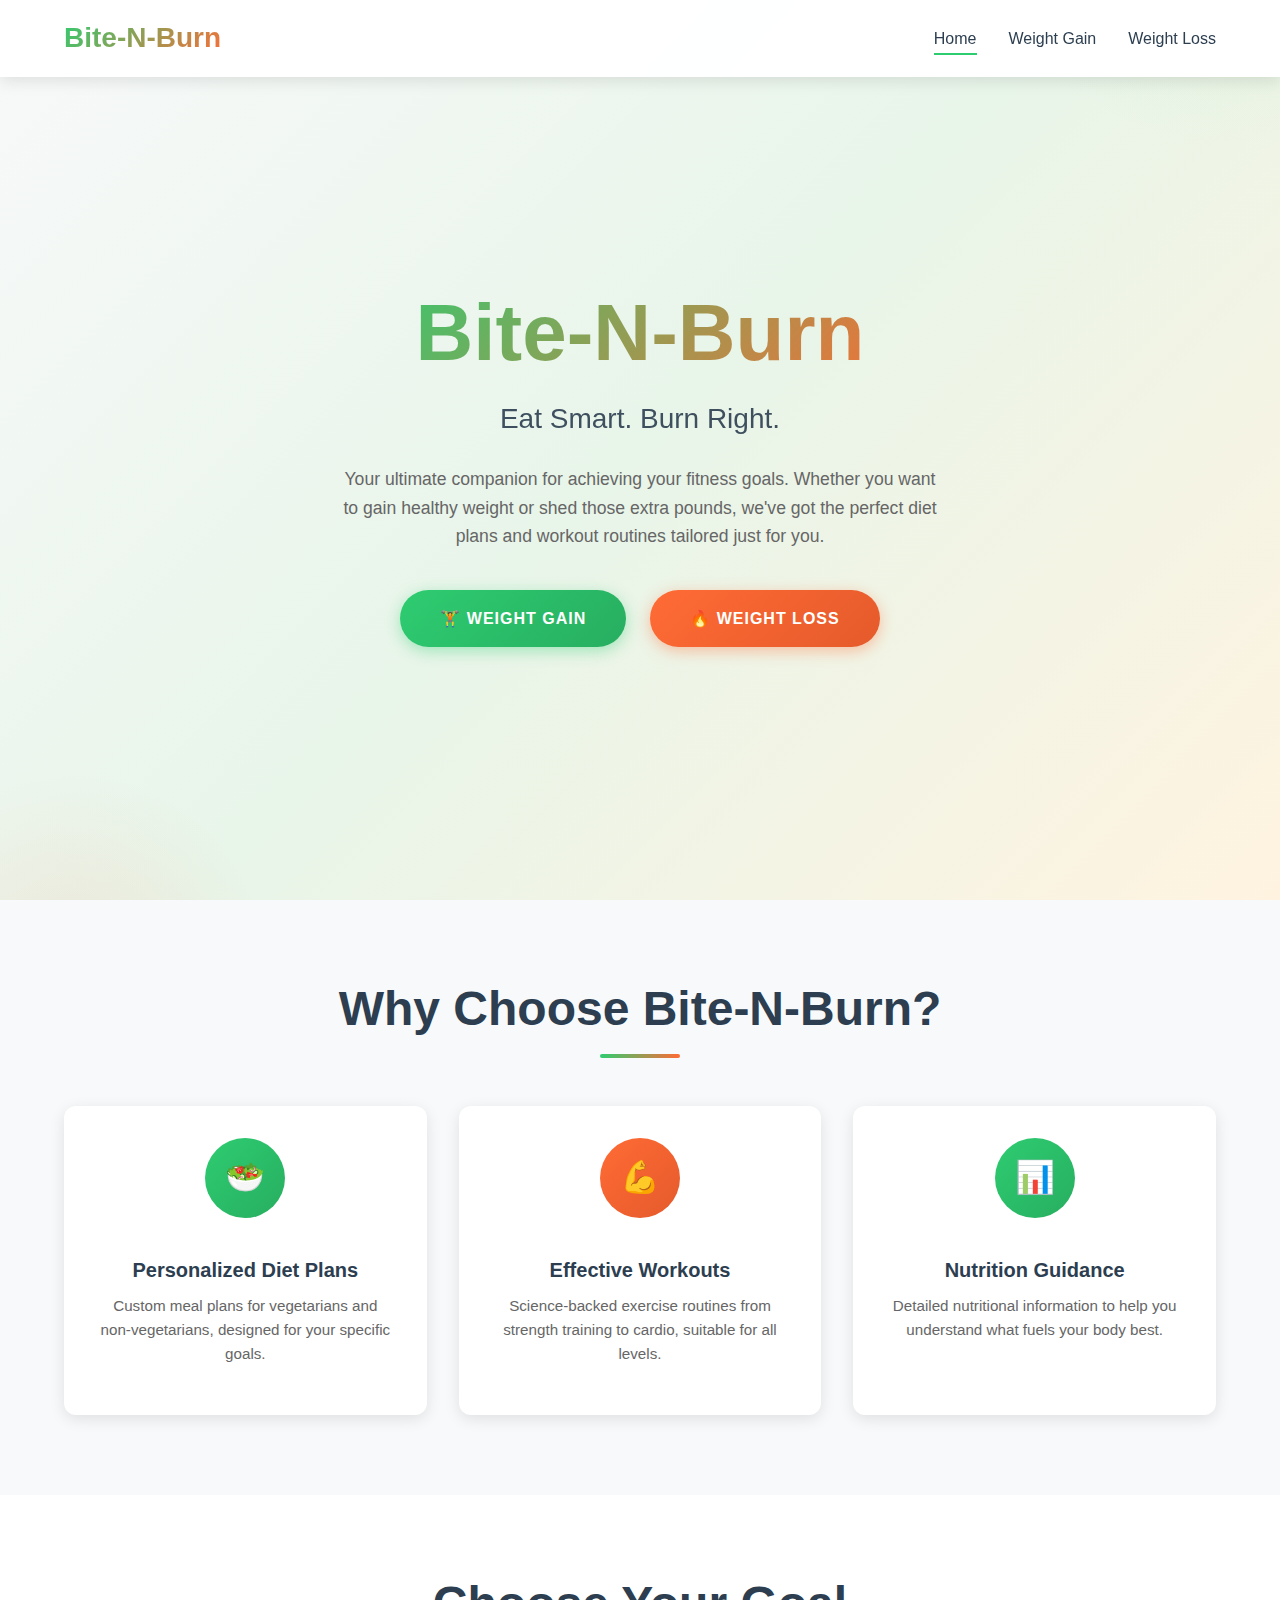
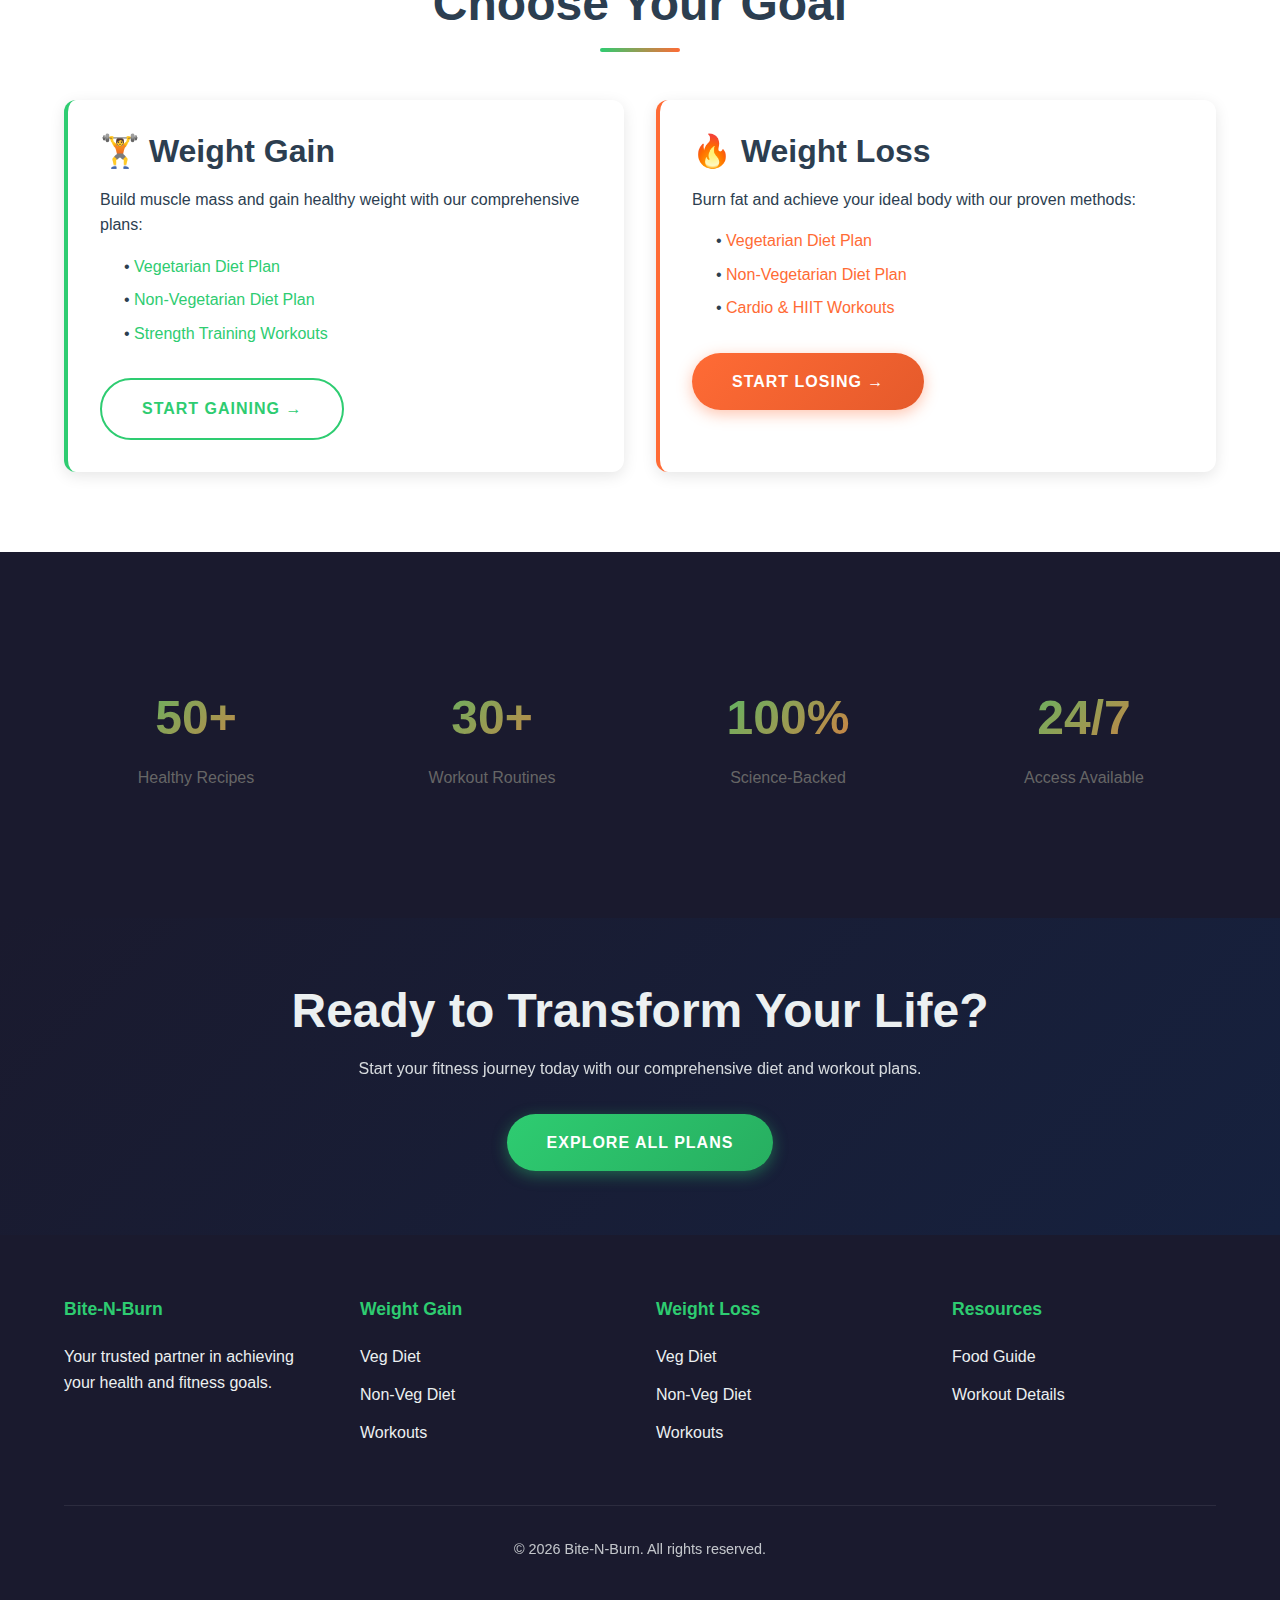
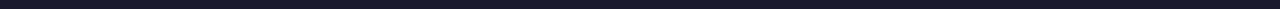
<file: index.html>
<!DOCTYPE html>
<html lang="en">
<head>
    <meta charset="UTF-8">
    <meta name="viewport" content="width=device-width, initial-scale=1.0">
    <title>Bite-N-Burn</title>
    <link rel="stylesheet" href="../css/style.css">
</head>
<body>

  <!-- ========== Navigation ========== -->
  <nav class="navbar">
    <div class="nav-container">
      <a href="index.html" class="logo">Bite-N-Burn</a>
      <ul class="nav-links">
        <li><a href="index.html" class="active">Home</a></li>
        <li><a href="../Pages/Weight Gain/gain-veg-diet.html">Weight Gain</a></li>
        <li><a href="../Pages/Weight Loss/loss-veg-diet.html">Weight Loss</a></li>
      </ul>
      <div class="nav-toggle">
        <span></span>
        <span></span>
        <span></span>
      </div>
    </div>
  </nav>

  <!-- ========== Hero Section ========== -->
  <section class="hero">
    <div class="hero-content">
      <h1 class="hero-title">Bite-N-Burn</h1>
      <p class="hero-tagline">Eat Smart. Burn Right.</p>
      <p class="hero-description">
        Your ultimate companion for achieving your fitness goals. Whether you want to gain 
        healthy weight or shed those extra pounds, we've got the perfect diet plans and 
        workout routines tailored just for you.
      </p>
      <div class="hero-buttons">
        <a href="../Pages/Weight Gain/gain-workout.html" class="btn btn-primary"> 🏋️  Weight Gain</a>
        <a href="../Pages/Weight Loss/loss-workout.html" class="btn btn-secondary"> 🔥 Weight Loss</a>
      </div>
  </section>

  <!-- ========== Features Section ========== -->
  <section class="section bg-gray">
    <div class="container">
      <h2 class="section-title">Why Choose Bite-N-Burn?</h2>
      <div class="card-grid">
        <div class="card">
          <div class="card-icon">🥗</div>
          <div class="card-body">
            <h3 class="card-title">Personalized Diet Plans</h3>
            <p class="card-text">Custom meal plans for vegetarians and non-vegetarians, designed for your specific goals.</p>
          </div>
        </div>
        <div class="card">
          <div class="card-icon orange">💪</div>
          <div class="card-body">
            <h3 class="card-title">Effective Workouts</h3>
            <p class="card-text">Science-backed exercise routines from strength training to cardio, suitable for all levels.</p>
          </div>
        </div>
        <div class="card">
          <div class="card-icon">📊</div>
          <div class="card-body">
            <h3 class="card-title">Nutrition Guidance</h3>
            <p class="card-text">Detailed nutritional information to help you understand what fuels your body best.</p>
          </div>
        </div>
      </div>
    </div>
  </section>

  <!-- ========== Goals Section ========== -->
  <section class="section">
    <div class="container">
      <h2 class="section-title">Choose Your Goal</h2>
      <div class="card-grid">
        <div class="feature-card">
          <h3>🏋️ Weight Gain</h3>
          <p>Build muscle mass and gain healthy weight with our comprehensive plans:</p>
          <ul style="margin: 1rem 0; padding-left: 1.5rem;">
            <li style="margin-bottom: 0.5rem;">• <a href="../Pages/Weight Gain/gain-veg-diet.html" style="color: var(--primary-green);">Vegetarian Diet Plan</a></li>
            <li style="margin-bottom: 0.5rem;">• <a href="../Pages/Weight Gain/gain-non-veg-diet.html" style="color: var(--primary-green);">Non-Vegetarian Diet Plan</a></li>
            <li style="margin-bottom: 0.5rem;">• <a href="../Pages/Weight Gain/gain-workout.html" style="color: var(--primary-green);">Strength Training Workouts</a></li>
          </ul>
          <a href="../Pages/Weight Gain/gain-veg-diet.html" class="btn btn-outline" style="margin-top: 1rem;">Start Gaining →</a>
        </div>
        <div class="feature-card orange">
          <h3>🔥 Weight Loss</h3>
          <p>Burn fat and achieve your ideal body with our proven methods:</p>
          <ul style="margin: 1rem 0; padding-left: 1.5rem;">
            <li style="margin-bottom: 0.5rem;">• <a href="../Pages/Weight Loss/loss-veg-diet.html" style="color: var(--accent-orange);">Vegetarian Diet Plan</a></li>
            <li style="margin-bottom: 0.5rem;">• <a href="../Pages/Weight Loss/loss-non-veg-diet.html" style="color: var(--accent-orange);">Non-Vegetarian Diet Plan</a></li>
            <li style="margin-bottom: 0.5rem;">• <a href="../Pages/Weight Loss/loss-workout.html" style="color: var(--accent-orange);">Cardio &amp; HIIT Workouts</a></li>
          </ul>
          <a href="../Pages/Weight Loss/loss-veg-diet.html" class="btn btn-secondary" style="margin-top: 1rem;">Start Losing →</a>
        </div>
      </div>
    </div>
  </section>

  <!-- ========== Stats Section ========== -->
  <section class="section bg-dark">
    <div class="container">
      <div class="stats">
        <div class="stat-item">
          <div class="stat-number">50+</div>
          <div class="stat-label">Healthy Recipes</div>
        </div>
        <div class="stat-item">
          <div class="stat-number">30+</div>
          <div class="stat-label">Workout Routines</div>
        </div>
        <div class="stat-item">
          <div class="stat-number">100%</div>
          <div class="stat-label">Science-Backed</div>
        </div>
        <div class="stat-item">
          <div class="stat-number">24/7</div>
          <div class="stat-label">Access Available</div>
        </div>
      </div>
    </div>
  </section>

  <!-- ========== CTA Section ========== -->
  <section class="cta-section">
    <h2>Ready to Transform Your Life?</h2>
    <p>Start your fitness journey today with our comprehensive diet and workout plans.</p>
    <a href="index.html" class="btn btn-primary">Explore All Plans</a>
  </section>

  <!-- ========== Footer ========== -->

  <footer class="footer">
    <div class="container">
      <div class="footer-grid">
        <div class="footer-section">
          <h4>Bite-N-Burn</h4>
          <p>Your trusted partner in achieving your health and fitness goals.</p>
        </div>
        <div class="footer-section">
          <h4>Weight Gain</h4>
          <ul>
            <li><a href="../Weight Gain/gain-veg-diet.html">Veg Diet</a></li>
            <li><a href="../Weight Gain/gain-non-veg-diet.html">Non-Veg Diet</a></li>
            <li><a href="../Weight Gain/gain-workout.html">Workouts</a></li>
          </ul>
        </div>
        <div class="footer-section">
          <h4>Weight Loss</h4>
          <ul>
            <li><a href="../Weight Loss/loss-veg-diet.html">Veg Diet</a></li>
            <li><a href="../Weight Loss/loss-veg-diet.html">Non-Veg Diet</a></li>
            <li><a href="../Weight Loss/loss-workout.html">Workouts</a></li>
          </ul>
        </div>
        <div class="footer-section">
          <h4>Resources</h4>
          <ul>
            <li><a href="#">Food Guide</a></li>
            <li><a href="#">Workout Details</a></li>
          </ul>
        </div>
      </div>
      <div class="footer-bottom">
        <p>© 2026 Bite-N-Burn. All rights reserved.</p>
      </div>
    </div>
  </footer>
</body>
</html>
</file>
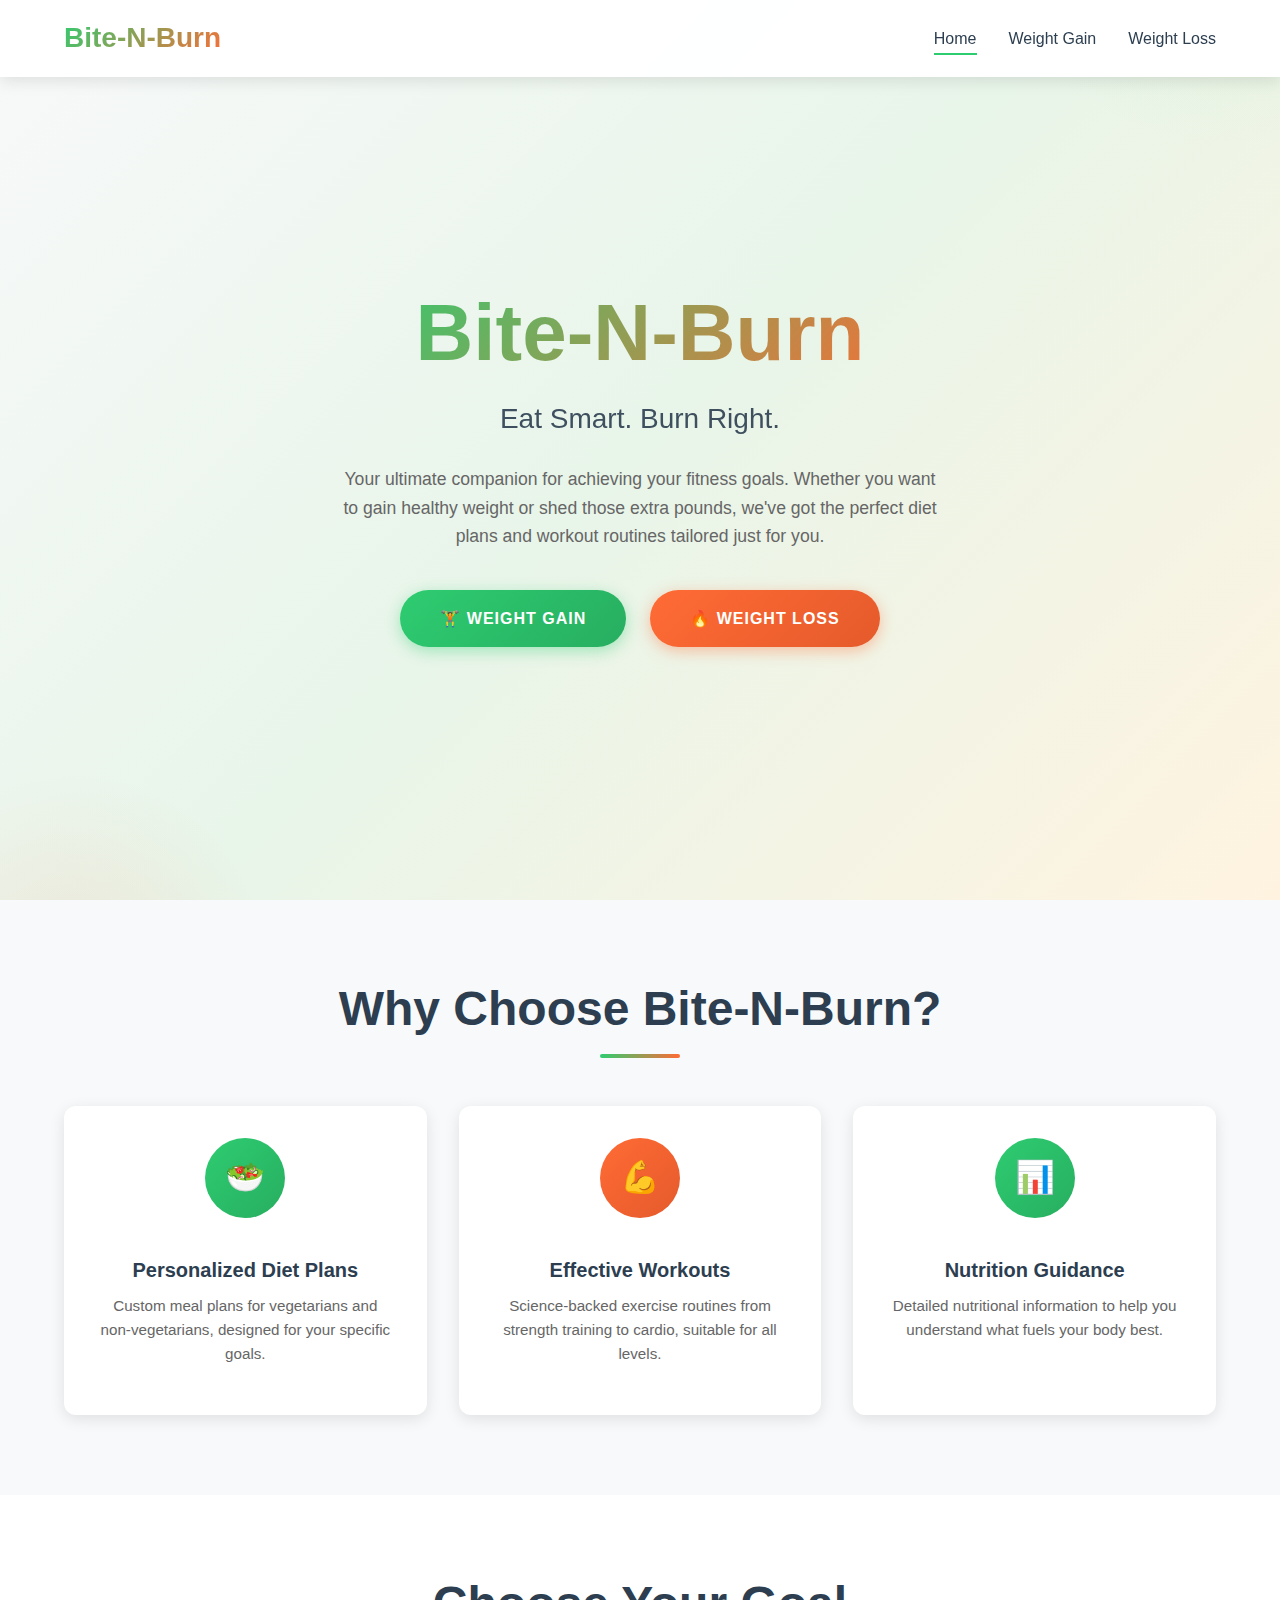
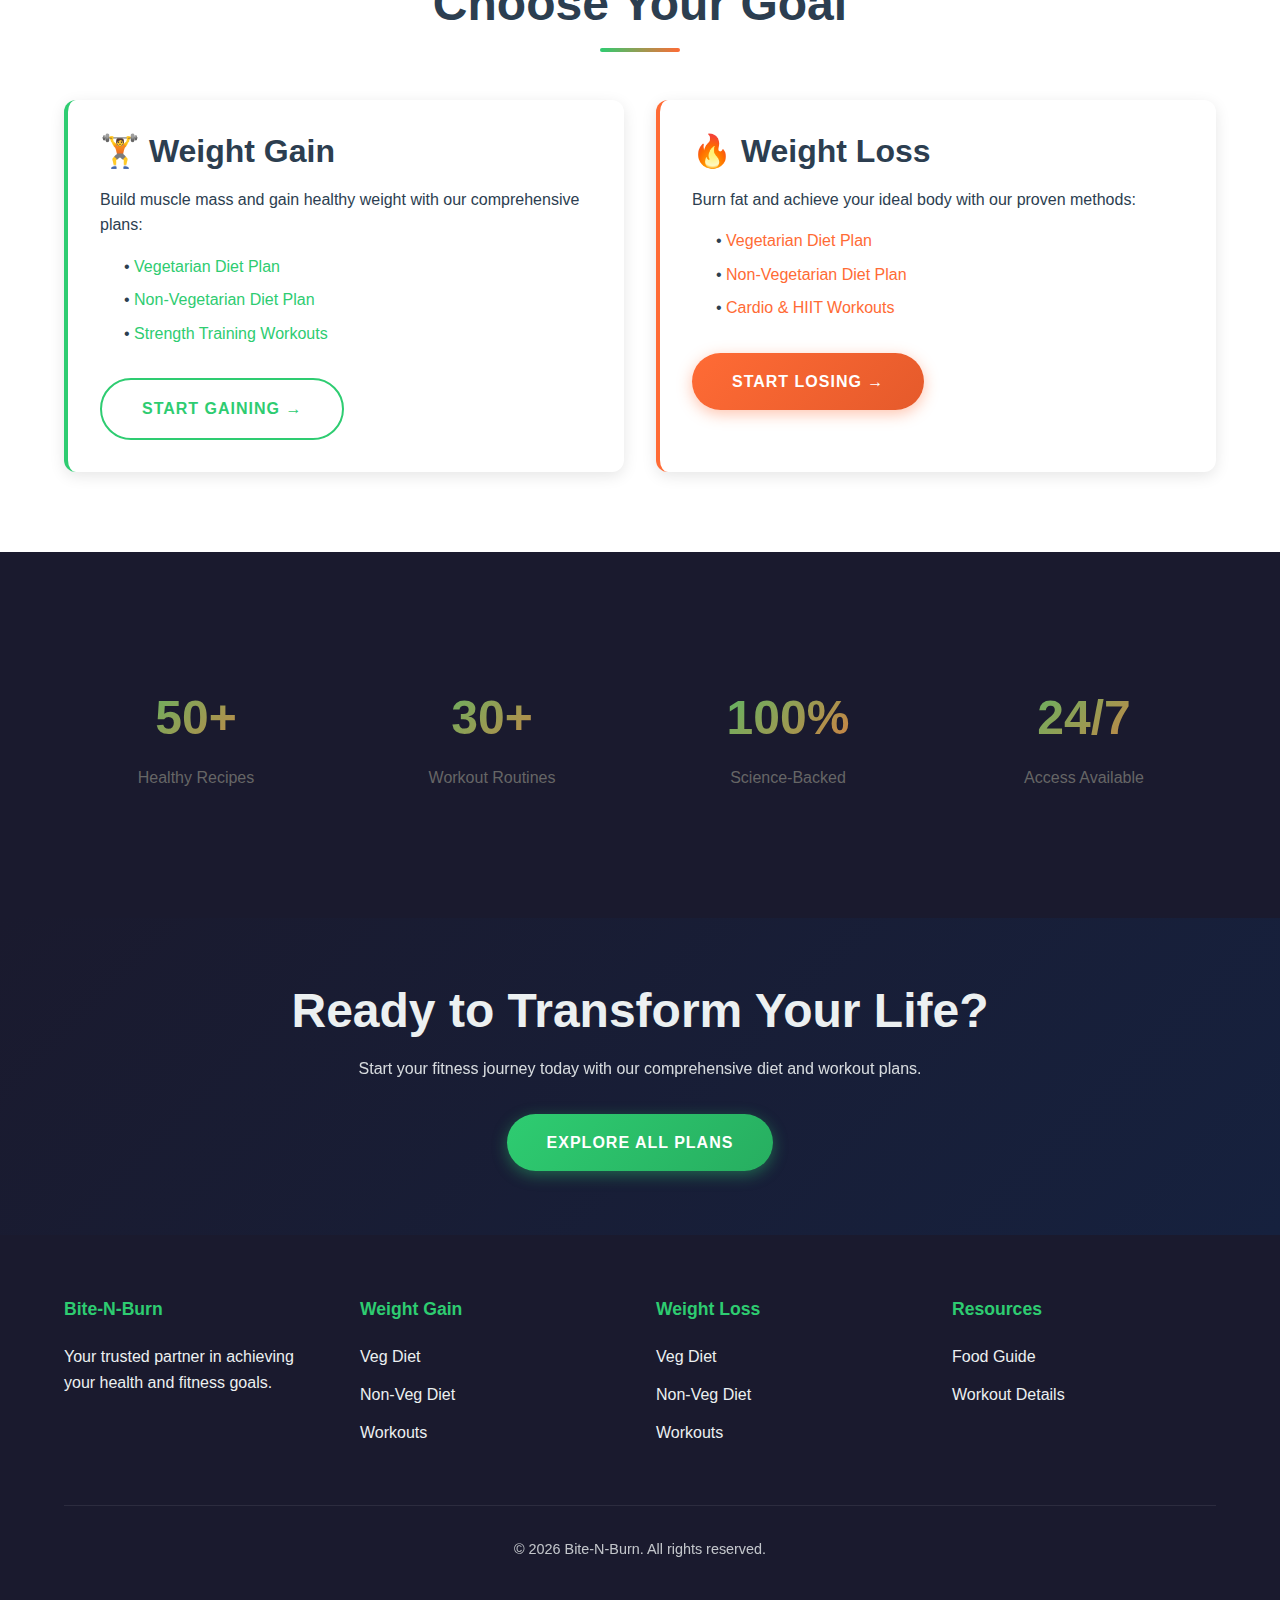
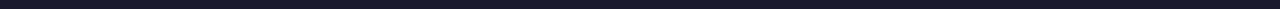
<file: src/index.html>
<!DOCTYPE html>
<html lang="en">
<head>
    <meta charset="UTF-8">
    <meta name="viewport" content="width=device-width, initial-scale=1.0">
    <title>Bite-N-Burn</title>
    <link rel="stylesheet" href="../css/style.css">
</head>
<body>

  <!-- ========== Navigation ========== -->
  <nav class="navbar">
    <div class="nav-container">
      <a href="index.html" class="logo">Bite-N-Burn</a>
      <ul class="nav-links">
        <li><a href="index.html" class="active">Home</a></li>
        <li><a href="../Pages/Weight Gain/gain-veg-diet.html">Weight Gain</a></li>
        <li><a href="../Pages/Weight Loss/loss-veg-diet.html">Weight Loss</a></li>
      </ul>
      <div class="nav-toggle">
        <span></span>
        <span></span>
        <span></span>
      </div>
    </div>
  </nav>

  <!-- ========== Hero Section ========== -->
  <section class="hero">
    <div class="hero-content">
      <h1 class="hero-title">Bite-N-Burn</h1>
      <p class="hero-tagline">Eat Smart. Burn Right.</p>
      <p class="hero-description">
        Your ultimate companion for achieving your fitness goals. Whether you want to gain 
        healthy weight or shed those extra pounds, we've got the perfect diet plans and 
        workout routines tailored just for you.
      </p>
      <div class="hero-buttons">
        <a href="../Pages/Weight Gain/gain-workout.html" class="btn btn-primary"> 🏋️  Weight Gain</a>
        <a href="../Pages/Weight Loss/loss-workout.html" class="btn btn-secondary"> 🔥 Weight Loss</a>
      </div>
  </section>

  <!-- ========== Features Section ========== -->
  <section class="section bg-gray">
    <div class="container">
      <h2 class="section-title">Why Choose Bite-N-Burn?</h2>
      <div class="card-grid">
        <div class="card">
          <div class="card-icon">🥗</div>
          <div class="card-body">
            <h3 class="card-title">Personalized Diet Plans</h3>
            <p class="card-text">Custom meal plans for vegetarians and non-vegetarians, designed for your specific goals.</p>
          </div>
        </div>
        <div class="card">
          <div class="card-icon orange">💪</div>
          <div class="card-body">
            <h3 class="card-title">Effective Workouts</h3>
            <p class="card-text">Science-backed exercise routines from strength training to cardio, suitable for all levels.</p>
          </div>
        </div>
        <div class="card">
          <div class="card-icon">📊</div>
          <div class="card-body">
            <h3 class="card-title">Nutrition Guidance</h3>
            <p class="card-text">Detailed nutritional information to help you understand what fuels your body best.</p>
          </div>
        </div>
      </div>
    </div>
  </section>

  <!-- ========== Goals Section ========== -->
  <section class="section">
    <div class="container">
      <h2 class="section-title">Choose Your Goal</h2>
      <div class="card-grid">
        <div class="feature-card">
          <h3>🏋️ Weight Gain</h3>
          <p>Build muscle mass and gain healthy weight with our comprehensive plans:</p>
          <ul style="margin: 1rem 0; padding-left: 1.5rem;">
            <li style="margin-bottom: 0.5rem;">• <a href="../Pages/Weight Gain/gain-veg-diet.html" style="color: var(--primary-green);">Vegetarian Diet Plan</a></li>
            <li style="margin-bottom: 0.5rem;">• <a href="../Pages/Weight Gain/gain-non-veg-diet.html" style="color: var(--primary-green);">Non-Vegetarian Diet Plan</a></li>
            <li style="margin-bottom: 0.5rem;">• <a href="../Pages/Weight Gain/gain-workout.html" style="color: var(--primary-green);">Strength Training Workouts</a></li>
          </ul>
          <a href="../Pages/Weight Gain/gain-veg-diet.html" class="btn btn-outline" style="margin-top: 1rem;">Start Gaining →</a>
        </div>
        <div class="feature-card orange">
          <h3>🔥 Weight Loss</h3>
          <p>Burn fat and achieve your ideal body with our proven methods:</p>
          <ul style="margin: 1rem 0; padding-left: 1.5rem;">
            <li style="margin-bottom: 0.5rem;">• <a href="../Pages/Weight Loss/loss-veg-diet.html" style="color: var(--accent-orange);">Vegetarian Diet Plan</a></li>
            <li style="margin-bottom: 0.5rem;">• <a href="../Pages/Weight Loss/loss-non-veg-diet.html" style="color: var(--accent-orange);">Non-Vegetarian Diet Plan</a></li>
            <li style="margin-bottom: 0.5rem;">• <a href="../Pages/Weight Loss/loss-workout.html" style="color: var(--accent-orange);">Cardio &amp; HIIT Workouts</a></li>
          </ul>
          <a href="../Pages/Weight Loss/loss-veg-diet.html" class="btn btn-secondary" style="margin-top: 1rem;">Start Losing →</a>
        </div>
      </div>
    </div>
  </section>

  <!-- ========== Stats Section ========== -->
  <section class="section bg-dark">
    <div class="container">
      <div class="stats">
        <div class="stat-item">
          <div class="stat-number">50+</div>
          <div class="stat-label">Healthy Recipes</div>
        </div>
        <div class="stat-item">
          <div class="stat-number">30+</div>
          <div class="stat-label">Workout Routines</div>
        </div>
        <div class="stat-item">
          <div class="stat-number">100%</div>
          <div class="stat-label">Science-Backed</div>
        </div>
        <div class="stat-item">
          <div class="stat-number">24/7</div>
          <div class="stat-label">Access Available</div>
        </div>
      </div>
    </div>
  </section>

  <!-- ========== CTA Section ========== -->
  <section class="cta-section">
    <h2>Ready to Transform Your Life?</h2>
    <p>Start your fitness journey today with our comprehensive diet and workout plans.</p>
    <a href="../src/index.html" class="btn btn-primary">Explore All Plans</a>
  </section>

  <!-- ========== Footer ========== -->

  <footer class="footer">
    <div class="container">
      <div class="footer-grid">
        <div class="footer-section">
          <h4>Bite-N-Burn</h4>
          <p>Your trusted partner in achieving your health and fitness goals.</p>
        </div>
        <div class="footer-section">
          <h4>Weight Gain</h4>
          <ul>
            <li><a href="../Weight Gain/gain-veg-diet.html">Veg Diet</a></li>
            <li><a href="../Weight Gain/gain-non-veg-diet.html">Non-Veg Diet</a></li>
            <li><a href="../Weight Gain/gain-workout.html">Workouts</a></li>
          </ul>
        </div>
        <div class="footer-section">
          <h4>Weight Loss</h4>
          <ul>
            <li><a href="../Weight Loss/loss-veg-diet.html">Veg Diet</a></li>
            <li><a href="../Weight Loss/loss-veg-diet.html">Non-Veg Diet</a></li>
            <li><a href="../Weight Loss/loss-workout.html">Workouts</a></li>
          </ul>
        </div>
        <div class="footer-section">
          <h4>Resources</h4>
          <ul>
            <li><a href="#">Food Guide</a></li>
            <li><a href="#">Workout Details</a></li>
          </ul>
        </div>
      </div>
      <div class="footer-bottom">
        <p>© 2026 Bite-N-Burn. All rights reserved.</p>
      </div>
    </div>
  </footer>
</body>
</html>
</file>
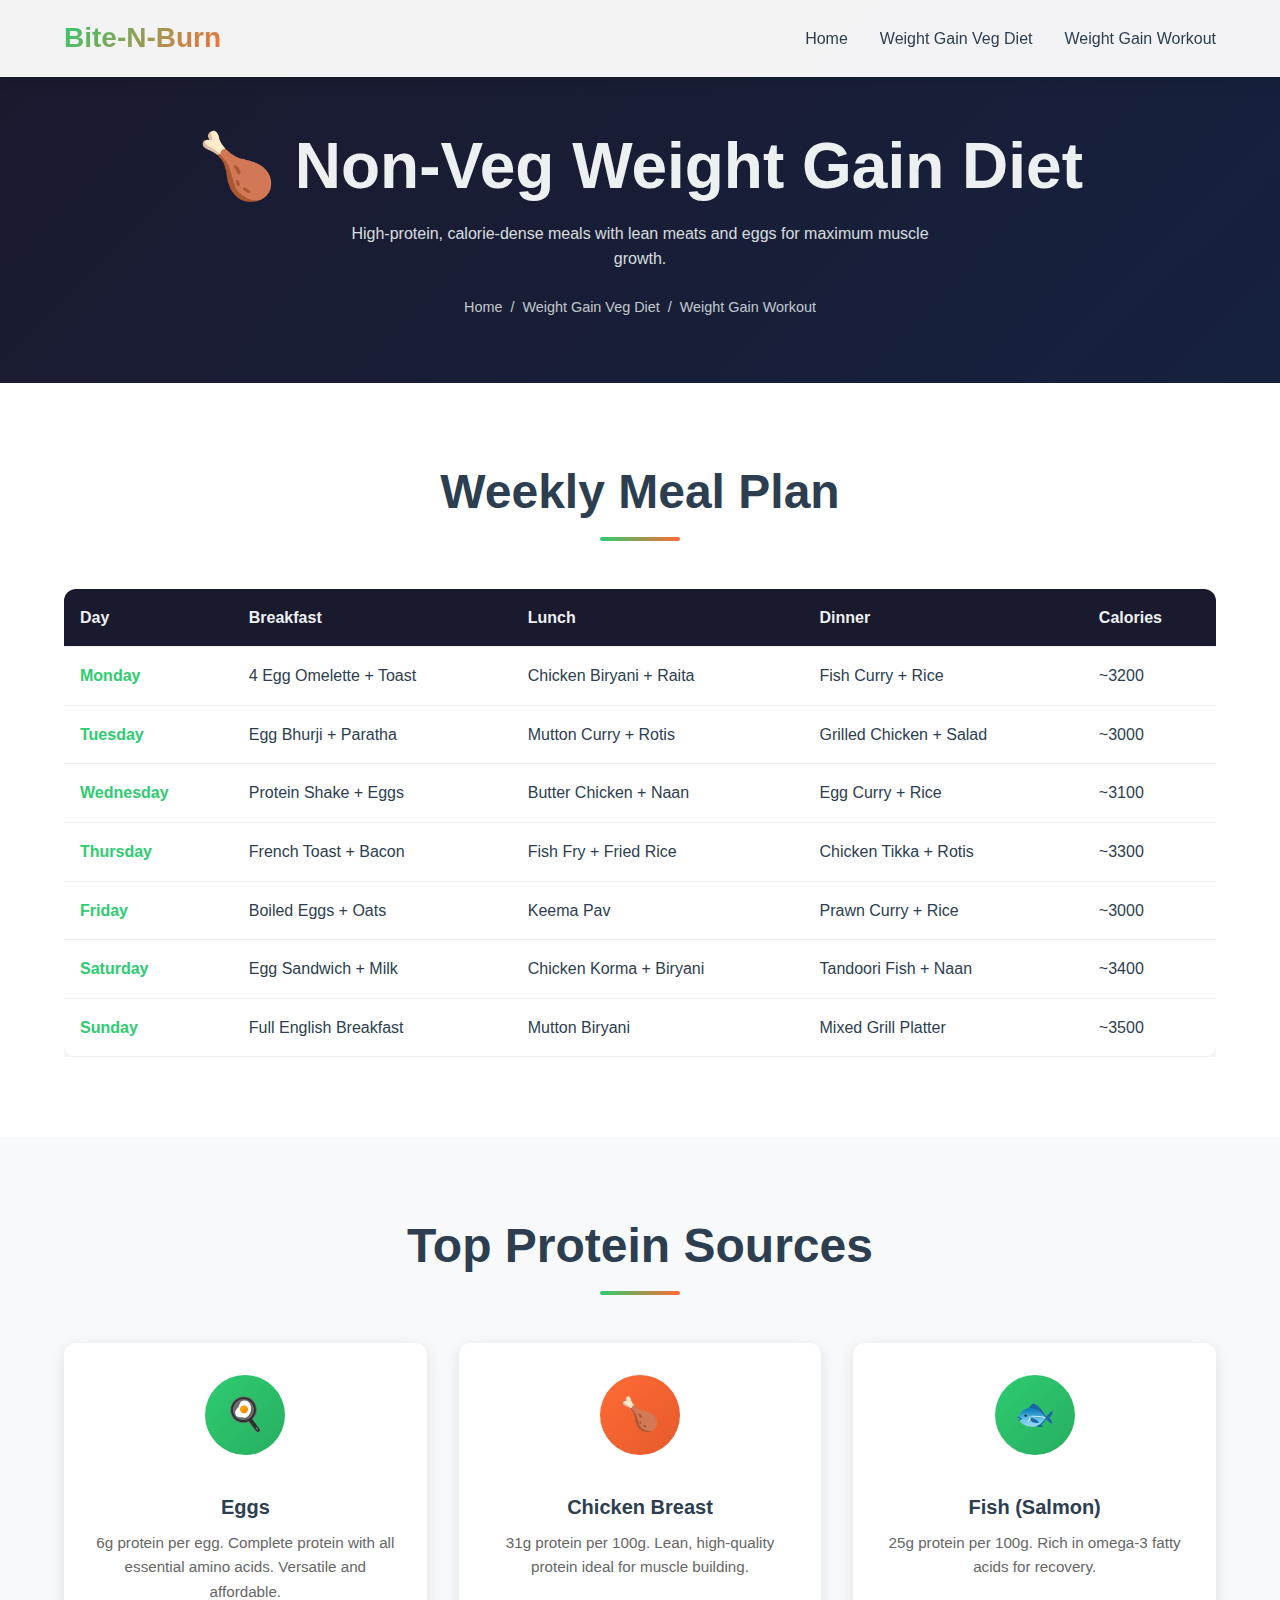
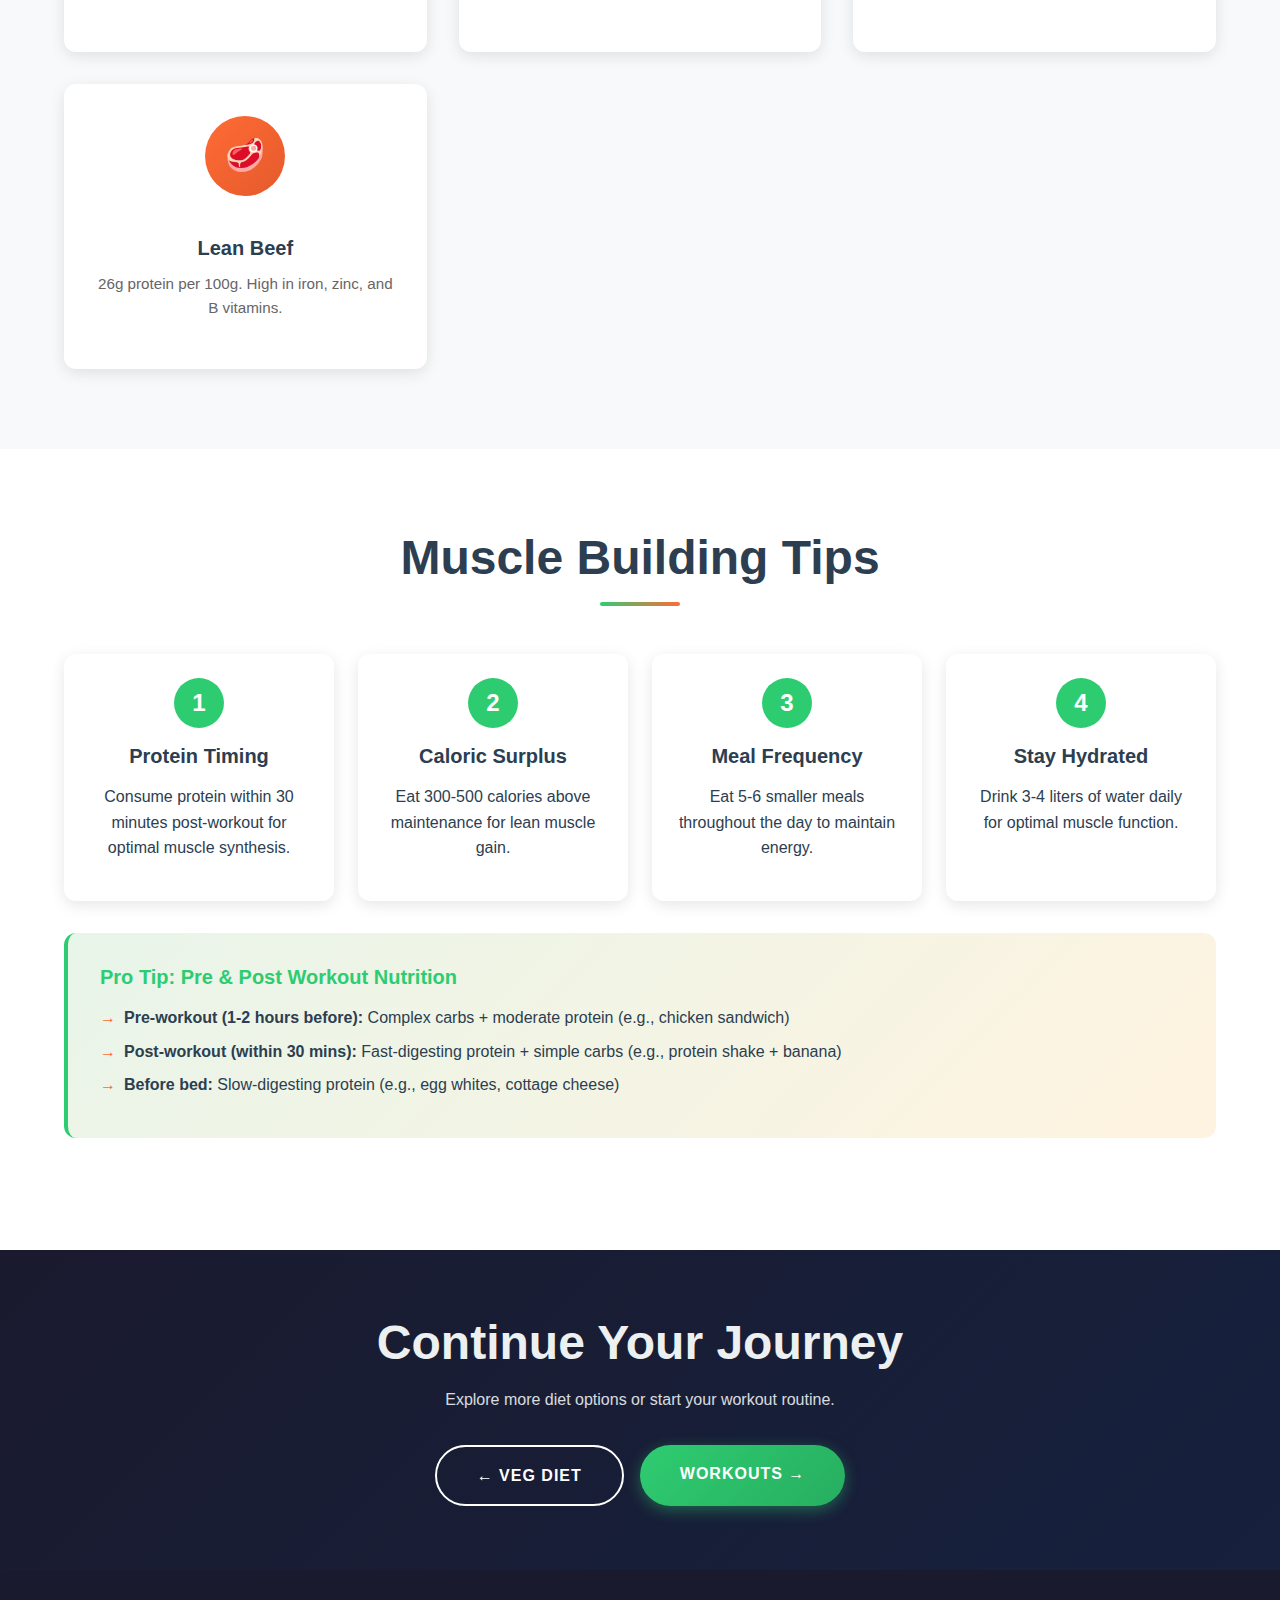
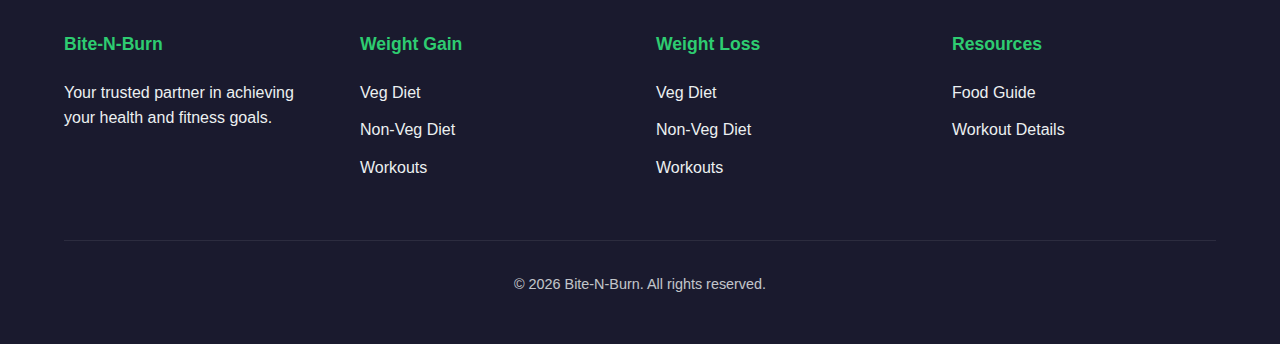
<file: Pages/Weight Gain/gain-non-veg-diet.html>
<!DOCTYPE html>
<html lang="en">

<head>
  <meta charset="UTF-8">
  <meta name="viewport" content="width=device-width, initial-scale=1.0">
  <meta name="description"
    content="Protein-rich non-vegetarian diet plans for muscle building and healthy weight gain.">
  <title>Bite-N-Burn</title>
  <link rel="stylesheet" href="../../css/style.css">
</head>

<body>

  <!-- Navigation -->
  <nav class="navbar">
    <div class="nav-container">
      <a href="../../Pages/Weight Gain/gain-non-veg-diet.html" class="logo">Bite-N-Burn</a>
      <ul class="nav-links">
        <li><a href="../../src/index.html">Home</a></li>
        <li><a href="../Weight Gain/gain-veg-diet.html">Weight Gain Veg Diet</a></li>
        <li><a href="../Weight Gain/gain-workout.html">Weight Gain Workout</a> </li>
      </ul>
      <div class="nav-toggle">
        <span></span>
        <span></span>
        <span></span>
      </div>
    </div>
  </nav>

  <!-- Page Hero -->
  <section class="page-hero">
    <h1>🍗 Non-Veg Weight Gain Diet</h1>
    <p>High-protein, calorie-dense meals with lean meats and eggs for maximum muscle growth.</p>
    <div class="breadcrumb">
      <a href="../../src/index.html">Home</a> /  <a href="../Weight Gain/gain-veg-diet.html">Weight Gain Veg Diet</a> / <a href="../Weight Gain/gain-workout.html">Weight Gain Workout</a> 
    </div>
  </section>

  <!-- Weekly Meal Plan -->
  <section class="section">
    <div class="container">
      <h2 class="section-title">Weekly Meal Plan</h2>
      <div class="table-container" style="overflow-x: auto;">
        <table class="schedule-table">
          <thead>
            <tr>
              <th>Day</th>
              <th>Breakfast</th>
              <th>Lunch</th>
              <th>Dinner</th>
              <th>Calories</th>
            </tr>
          </thead>
          <tbody>
            <tr>
              <td class="day">Monday</td>
              <td>4 Egg Omelette + Toast</td>
              <td>Chicken Biryani + Raita</td>
              <td>Fish Curry + Rice</td>
              <td>~3200</td>
            </tr>
            <tr>
              <td class="day">Tuesday</td>
              <td>Egg Bhurji + Paratha</td>
              <td>Mutton Curry + Rotis</td>
              <td>Grilled Chicken + Salad</td>
              <td>~3000</td>
            </tr>
            <tr>
              <td class="day">Wednesday</td>
              <td>Protein Shake + Eggs</td>
              <td>Butter Chicken + Naan</td>
              <td>Egg Curry + Rice</td>
              <td>~3100</td>
            </tr>
            <tr>
              <td class="day">Thursday</td>
              <td>French Toast + Bacon</td>
              <td>Fish Fry + Fried Rice</td>
              <td>Chicken Tikka + Rotis</td>
              <td>~3300</td>
            </tr>
            <tr>
              <td class="day">Friday</td>
              <td>Boiled Eggs + Oats</td>
              <td>Keema Pav</td>
              <td>Prawn Curry + Rice</td>
              <td>~3000</td>
            </tr>
            <tr>
              <td class="day">Saturday</td>
              <td>Egg Sandwich + Milk</td>
              <td>Chicken Korma + Biryani</td>
              <td>Tandoori Fish + Naan</td>
              <td>~3400</td>
            </tr>
            <tr>
              <td class="day">Sunday</td>
              <td>Full English Breakfast</td>
              <td>Mutton Biryani</td>
              <td>Mixed Grill Platter</td>
              <td>~3500</td>
            </tr>
          </tbody>
        </table>
      </div>
    </div>
  </section>

  <!-- Protein Sources -->
  <section class="section bg-gray">
    <div class="container">
      <h2 class="section-title">Top Protein Sources</h2>
      <div class="card-grid">
        <div class="card">
          <div class="card-icon">🍳</div>
          <div class="card-body">
            <h3 class="card-title">Eggs</h3>
            <p class="card-text">6g protein per egg. Complete protein with all essential amino acids. Versatile and
              affordable.</p>
          </div>
        </div>
        <div class="card">
          <div class="card-icon orange">🍗</div>
          <div class="card-body">
            <h3 class="card-title">Chicken Breast</h3>
            <p class="card-text">31g protein per 100g. Lean, high-quality protein ideal for muscle building.</p>
          </div>
        </div>
        <div class="card">
          <div class="card-icon">🐟</div>
          <div class="card-body">
            <h3 class="card-title">Fish (Salmon)</h3>
            <p class="card-text">25g protein per 100g. Rich in omega-3 fatty acids for recovery.</p>
          </div>
        </div>
        <div class="card">
          <div class="card-icon orange">🥩</div>
          <div class="card-body">
            <h3 class="card-title">Lean Beef</h3>
            <p class="card-text">26g protein per 100g. High in iron, zinc, and B vitamins.</p>
          </div>
        </div>
      </div>
    </div>
  </section>

  <!-- Muscle Building Tips -->
  <section class="section">
    <div class="container">
      <h2 class="section-title">Muscle Building Tips</h2>
      <div class="tips-grid">
        <div class="tip-card">
          <div class="tip-number">1</div>
          <h4>Protein Timing</h4>
          <p>Consume protein within 30 minutes post-workout for optimal muscle synthesis.</p>
        </div>
        <div class="tip-card">
          <div class="tip-number">2</div>
          <h4>Caloric Surplus</h4>
          <p>Eat 300-500 calories above maintenance for lean muscle gain.</p>
        </div>
        <div class="tip-card">
          <div class="tip-number">3</div>
          <h4>Meal Frequency</h4>
          <p>Eat 5-6 smaller meals throughout the day to maintain energy.</p>
        </div>
        <div class="tip-card">
          <div class="tip-number">4</div>
          <h4>Stay Hydrated</h4>
          <p>Drink 3-4 liters of water daily for optimal muscle function.</p>
        </div>
      </div>
      <div class="info-box" style="margin-top: 2rem;">
        <h4>Pro Tip: Pre &amp; Post Workout Nutrition</h4>
        <ul>
          <li><strong>Pre-workout (1-2 hours before):</strong> Complex carbs + moderate protein (e.g., chicken sandwich)
          </li>
          <li><strong>Post-workout (within 30 mins):</strong> Fast-digesting protein + simple carbs (e.g., protein shake
            + banana)</li>
          <li><strong>Before bed:</strong> Slow-digesting protein (e.g., egg whites, cottage cheese)</li>
        </ul>
      </div>
    </div>
  </section>

  <!-- Navigation Links -->
  <section class="cta-section">
    <h2>Continue Your Journey</h2>
    <p>Explore more diet options or start your workout routine.</p>
    <div style="display: flex; gap: 1rem; justify-content: center; flex-wrap: wrap;">
      <a href="../Weight Gain/gain-veg-diet.html" class="btn btn-outline" style="border-color: white; color: white;">← Veg Diet</a>
      <a href="../Weight Gain/gain-workout.html" class="btn btn-primary">Workouts →</a>
    </div>
  </section>

  <!-- Footer -->
  <footer class="footer">
    <div class="container">
      <div class="footer-grid">
        <div class="footer-section">
          <h4>Bite-N-Burn</h4>
          <p>Your trusted partner in achieving your health and fitness goals.</p>
        </div>
        <div class="footer-section">
          <h4>Weight Gain</h4>
          <ul>
            <li><a href="../Weight Gain/gain-veg-diet.html">Veg Diet</a></li>
            <li><a href="../Weight Gain/gain-non-veg-diet.html">Non-Veg Diet</a></li>
            <li><a href="../Weight Gain/gain-workout.html">Workouts</a></li>
          </ul>
        </div>
        <div class="footer-section">
          <h4>Weight Loss</h4>
          <ul>
            <li><a href="../Weight Loss/loss-veg-diet.html">Veg Diet</a></li>
            <li><a href="../Weight Loss/loss-veg-diet.html">Non-Veg Diet</a></li>
            <li><a href="../Weight Loss/loss-workout.html">Workouts</a></li>
          </ul>
        </div>
        <div class="footer-section">
          <h4>Resources</h4>
          <ul>
            <li><a href="#">Food Guide</a></li>
            <li><a href="#">Workout Details</a></li>
          </ul>
        </div>
      </div>
      <div class="footer-bottom">
        <p>© 2026 Bite-N-Burn. All rights reserved.</p>
      </div>
    </div>
  </footer>
</body>

</html>
</file>
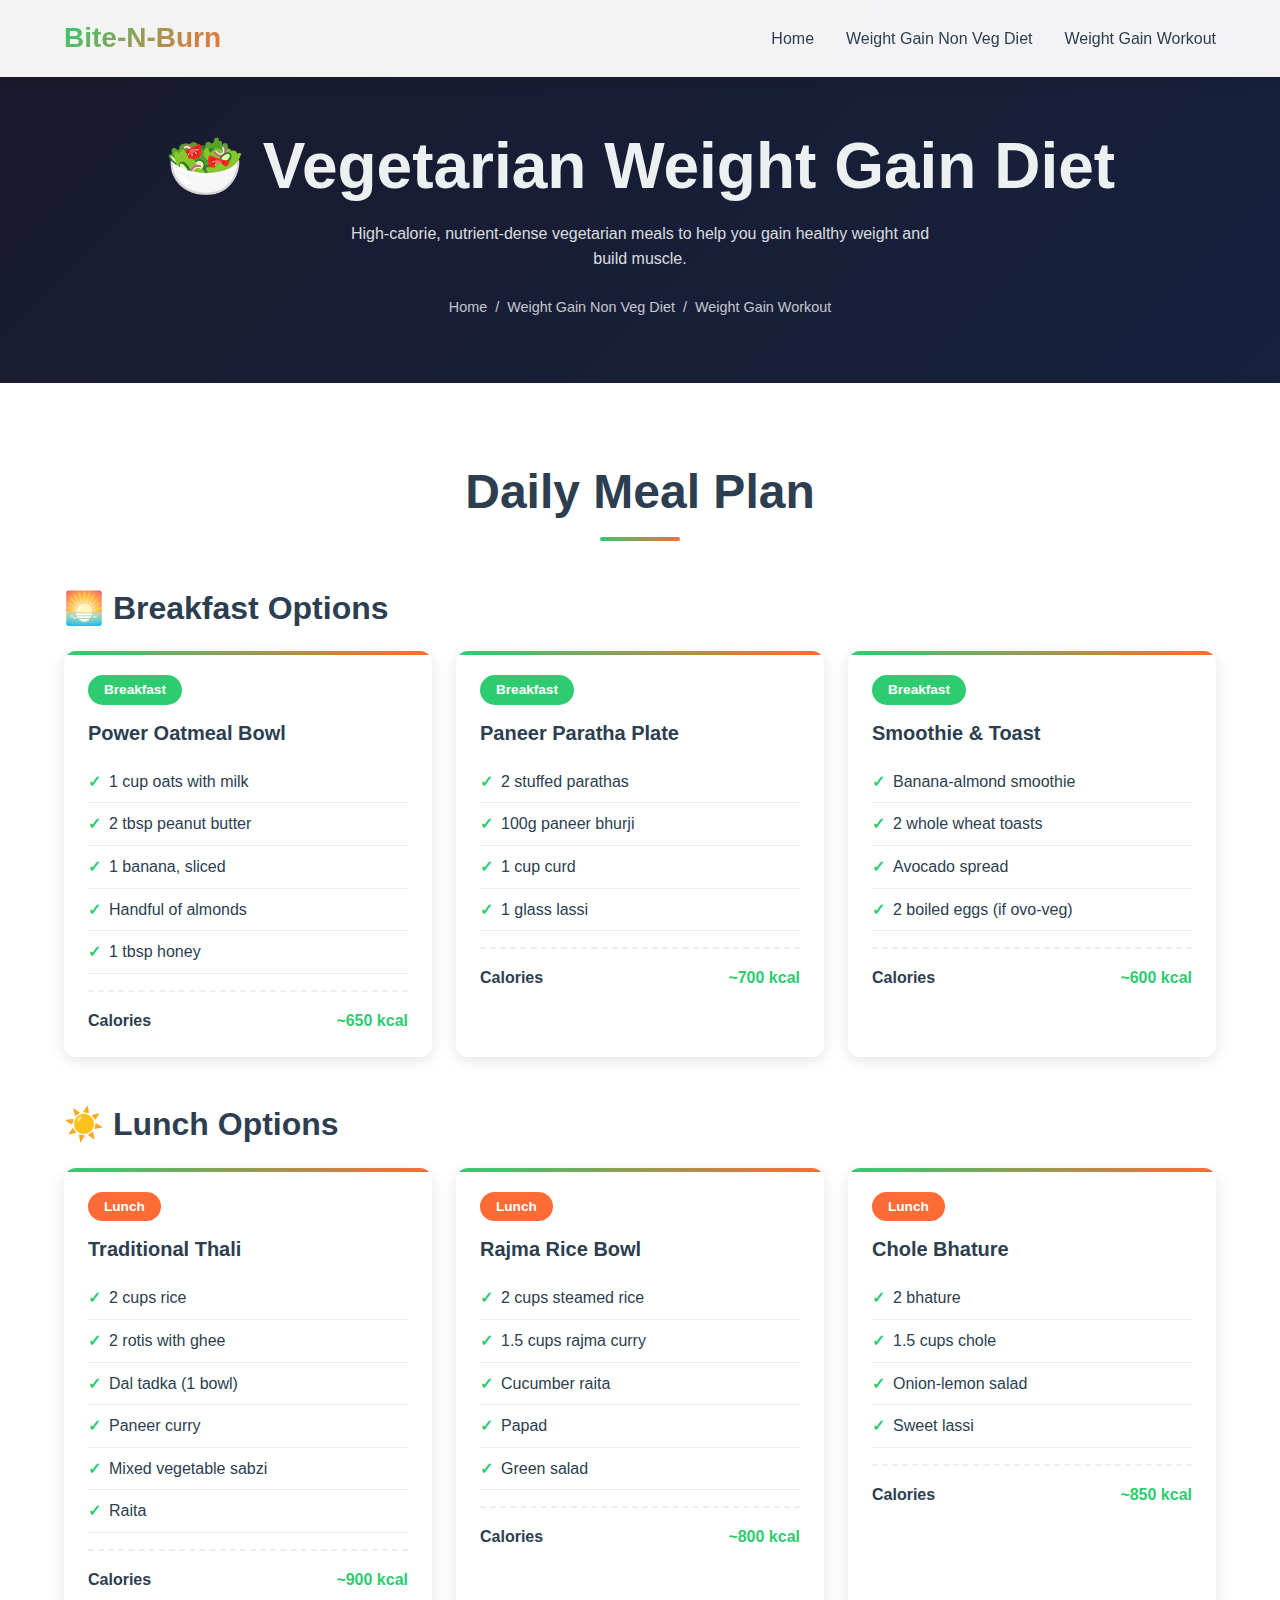
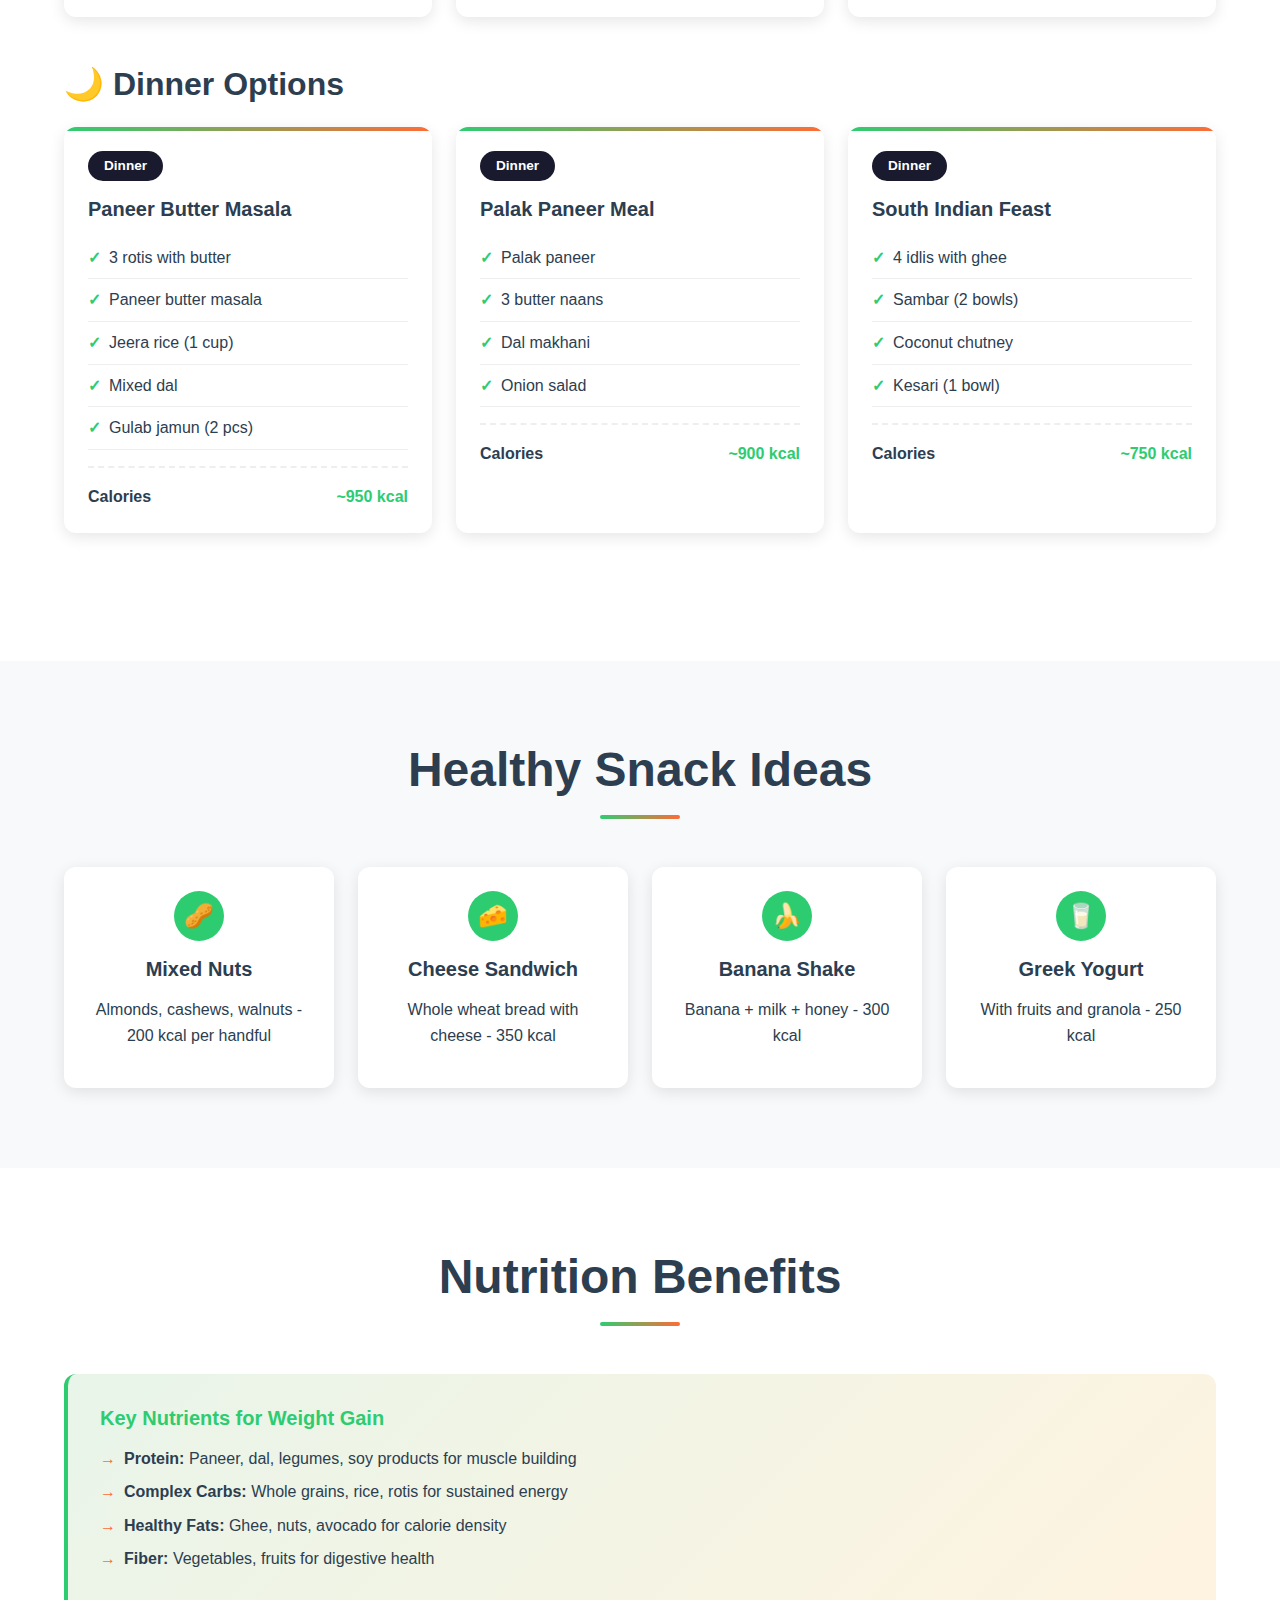
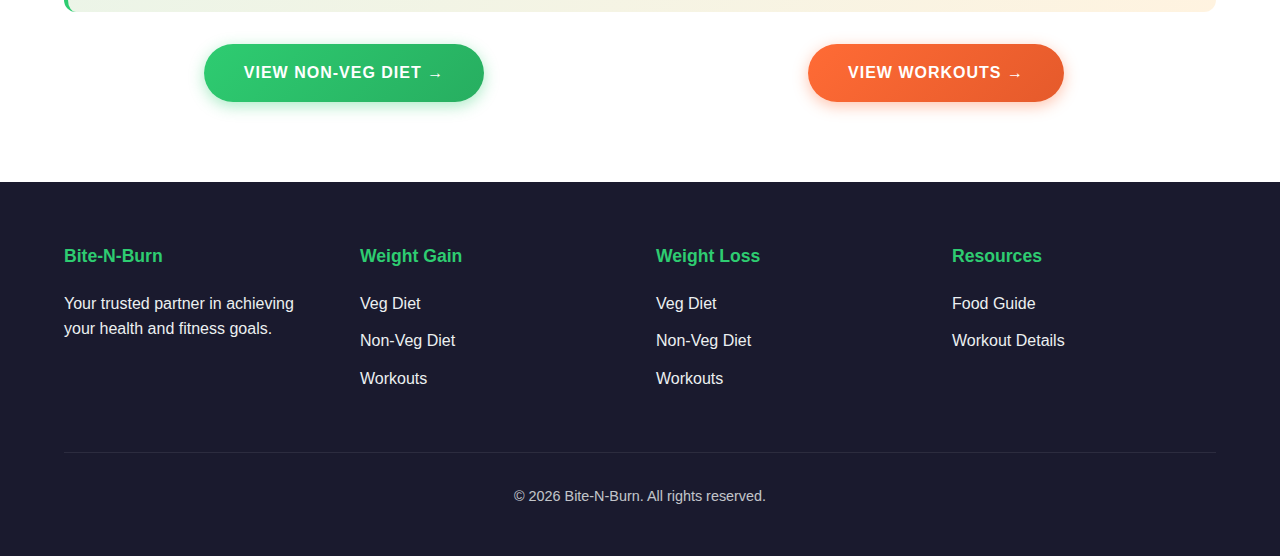
<file: Pages/Weight Gain/gain-veg-diet.html>
<html lang="en">

<head>
  <meta charset="UTF-8">
  <title>Bite-N-Burn</title>
  <link rel="stylesheet" href="../../css/style.css">
</head>

<body>

  <!-- Navigation -->
  <nav class="navbar">
    <div class="nav-container">
      <a href="../../Pages/Weight Gain/gain-veg-diet.html" class="logo">Bite-N-Burn</a>
      <ul class="nav-links">
        <li><a href="../../index.html">Home</a></li>
        <li><a href="../Weight Gain/gain-non-veg-diet.html">Weight Gain Non Veg Diet</a></li>
        <li><a href="../Weight Gain/gain-workout.html">Weight Gain Workout</a> </li>
      </ul>
      <div class="nav-toggle">
        <span></span>
        <span></span>
        <span></span>
      </div>
    </div>
  </nav>

  <!-- Page Hero -->
  <section class="page-hero">
    <h1>🥗 Vegetarian Weight Gain Diet</h1>
    <p>High-calorie, nutrient-dense vegetarian meals to help you gain healthy weight and build muscle.</p>
    <div class="breadcrumb">
      <a href="../../index.html">Home</a> / <a href="../Weight Gain/gain-non-veg-diet.html">Weight Gain Non Veg Diet</a> / <a href="../Weight Gain/gain-workout.html">Weight Gain Workout</a>
    </div>
  </section>

  <!-- Daily Meal Plan -->
  <section class="section">
    <div class="container">
      <h2 class="section-title">Daily Meal Plan</h2>

      <!-- Breakfast -->
      <div class="meal-section">
        <h3 style="margin-bottom: 1.5rem;">🌅 Breakfast Options</h3>
        <div class="meal-grid">
          <div class="meal-card">
            <span class="meal-time">Breakfast</span>
            <h4>Power Oatmeal Bowl</h4>
            <ul class="meal-items">
              <li>1 cup oats with milk</li>
              <li>2 tbsp peanut butter</li>
              <li>1 banana, sliced</li>
              <li>Handful of almonds</li>
              <li>1 tbsp honey</li>
            </ul>
            <div class="meal-calories">
              <span>Calories</span>
              <span class="text-green">~650 kcal</span>
            </div>
          </div>
          <div class="meal-card">
            <span class="meal-time">Breakfast</span>
            <h4>Paneer Paratha Plate</h4>
            <ul class="meal-items">
              <li>2 stuffed parathas</li>
              <li>100g paneer bhurji</li>
              <li>1 cup curd</li>
              <li>1 glass lassi</li>
            </ul>
            <div class="meal-calories">
              <span>Calories</span>
              <span class="text-green">~700 kcal</span>
            </div>
          </div>
          <div class="meal-card">
            <span class="meal-time">Breakfast</span>
            <h4>Smoothie &amp; Toast</h4>
            <ul class="meal-items">
              <li>Banana-almond smoothie</li>
              <li>2 whole wheat toasts</li>
              <li>Avocado spread</li>
              <li>2 boiled eggs (if ovo-veg)</li>
            </ul>
            <div class="meal-calories">
              <span>Calories</span>
              <span class="text-green">~600 kcal</span>
            </div>
          </div>
        </div>
      </div>

      <!-- Lunch -->
      <div class="meal-section">
        <h3 style="margin-bottom: 1.5rem;">☀️ Lunch Options</h3>
        <div class="meal-grid">
          <div class="meal-card">
            <span class="meal-time lunch">Lunch</span>
            <h4>Traditional Thali</h4>
            <ul class="meal-items">
              <li>2 cups rice</li>
              <li>2 rotis with ghee</li>
              <li>Dal tadka (1 bowl)</li>
              <li>Paneer curry</li>
              <li>Mixed vegetable sabzi</li>
              <li>Raita</li>
            </ul>
            <div class="meal-calories">
              <span>Calories</span>
              <span class="text-green">~900 kcal</span>
            </div>
          </div>
          <div class="meal-card">
            <span class="meal-time lunch">Lunch</span>
            <h4>Rajma Rice Bowl</h4>
            <ul class="meal-items">
              <li>2 cups steamed rice</li>
              <li>1.5 cups rajma curry</li>
              <li>Cucumber raita</li>
              <li>Papad</li>
              <li>Green salad</li>
            </ul>
            <div class="meal-calories">
              <span>Calories</span>
              <span class="text-green">~800 kcal</span>
            </div>
          </div>
          <div class="meal-card">
            <span class="meal-time lunch">Lunch</span>
            <h4>Chole Bhature</h4>
            <ul class="meal-items">
              <li>2 bhature</li>
              <li>1.5 cups chole</li>
              <li>Onion-lemon salad</li>
              <li>Sweet lassi</li>
            </ul>
            <div class="meal-calories">
              <span>Calories</span>
              <span class="text-green">~850 kcal</span>
            </div>
          </div>
        </div>
      </div>

      <!-- Dinner -->
      <div class="meal-section">
        <h3 style="margin-bottom: 1.5rem;">🌙 Dinner Options</h3>
        <div class="meal-grid">
          <div class="meal-card">
            <span class="meal-time dinner">Dinner</span>
            <h4>Paneer Butter Masala</h4>
            <ul class="meal-items">
              <li>3 rotis with butter</li>
              <li>Paneer butter masala</li>
              <li>Jeera rice (1 cup)</li>
              <li>Mixed dal</li>
              <li>Gulab jamun (2 pcs)</li>
            </ul>
            <div class="meal-calories">
              <span>Calories</span>
              <span class="text-green">~950 kcal</span>
            </div>
          </div>
          <div class="meal-card">
            <span class="meal-time dinner">Dinner</span>
            <h4>Palak Paneer Meal</h4>
            <ul class="meal-items">
              <li>Palak paneer</li>
              <li>3 butter naans</li>
              <li>Dal makhani</li>
              <li>Onion salad</li>
            </ul>
            <div class="meal-calories">
              <span>Calories</span>
              <span class="text-green">~900 kcal</span>
            </div>
          </div>
          <div class="meal-card">
            <span class="meal-time dinner">Dinner</span>
            <h4>South Indian Feast</h4>
            <ul class="meal-items">
              <li>4 idlis with ghee</li>
              <li>Sambar (2 bowls)</li>
              <li>Coconut chutney</li>
              <li>Kesari (1 bowl)</li>
            </ul>
            <div class="meal-calories">
              <span>Calories</span>
              <span class="text-green">~750 kcal</span>
            </div>
          </div>
        </div>
      </div>
    </div>
  </section>

  <!-- Snacks Section -->
  <section class="section bg-gray">
    <div class="container">
      <h2 class="section-title">Healthy Snack Ideas</h2>
      <div class="tips-grid">
        <div class="tip-card">
          <div class="tip-number">🥜</div>
          <h4>Mixed Nuts</h4>
          <p>Almonds, cashews, walnuts - 200 kcal per handful</p>
        </div>
        <div class="tip-card">
          <div class="tip-number">🧀</div>
          <h4>Cheese Sandwich</h4>
          <p>Whole wheat bread with cheese - 350 kcal</p>
        </div>
        <div class="tip-card">
          <div class="tip-number">🍌</div>
          <h4>Banana Shake</h4>
          <p>Banana + milk + honey - 300 kcal</p>
        </div>
        <div class="tip-card">
          <div class="tip-number">🥛</div>
          <h4>Greek Yogurt</h4>
          <p>With fruits and granola - 250 kcal</p>
        </div>
      </div>
    </div>
  </section>

  <!-- Nutrition Tips -->
  <section class="section">
    <div class="container">
      <h2 class="section-title">Nutrition Benefits</h2>
      <div class="info-box">
        <h4>Key Nutrients for Weight Gain</h4>
        <ul>
          <li><strong>Protein:</strong> Paneer, dal, legumes, soy products for muscle building</li>
          <li><strong>Complex Carbs:</strong> Whole grains, rice, rotis for sustained energy</li>
          <li><strong>Healthy Fats:</strong> Ghee, nuts, avocado for calorie density</li>
          <li><strong>Fiber:</strong> Vegetables, fruits for digestive health</li>
        </ul>
      </div>
      <div class="card-grid" style="margin-top: 2rem;">
        <a href="../Weight Gain/gain-non-veg-diet.html" class="btn btn-primary" style="justify-self: center;">View Non-Veg Diet →</a>
        <a href="../Weight Gain/gain-workout.html" class="btn btn-secondary" style="justify-self: center;">View Workouts →</a>
      </div>
    </div>
  </section>

  <!-- Footer -->
  <footer class="footer">
    <div class="container">
      <div class="footer-grid">
        <div class="footer-section">
          <h4>Bite-N-Burn</h4>
          <p>Your trusted partner in achieving your health and fitness goals.</p>
        </div>
        <div class="footer-section">
          <h4>Weight Gain</h4>
          <ul>
            <li><a href="../Weight Gain/gain-veg-diet.html">Veg Diet</a></li>
            <li><a href="../Weight Gain/gain-non-veg-diet.html">Non-Veg Diet</a></li>
            <li><a href="../Weight Gain/gain-workout.html">Workouts</a></li>
          </ul>
        </div>
        <div class="footer-section">
          <h4>Weight Loss</h4>
          <ul>
            <li><a href="../Weight Loss/loss-veg-diet.html">Veg Diet</a></li>
            <li><a href="../Weight Loss/loss-veg-diet.html">Non-Veg Diet</a></li>
            <li><a href="../Weight Loss/loss-workout.html">Workouts</a></li>
          </ul>
        </div>
        <div class="footer-section">
          <h4>Resources</h4>
          <ul>
            <li><a href="#">Food Guide</a></li>
            <li><a href="#">Workout Details</a></li>
          </ul>
        </div>
      </div>
      <div class="footer-bottom">
        <p>© 2026 Bite-N-Burn. All rights reserved.</p>
      </div>
    </div>
  </footer>
</body>

</html>
</file>
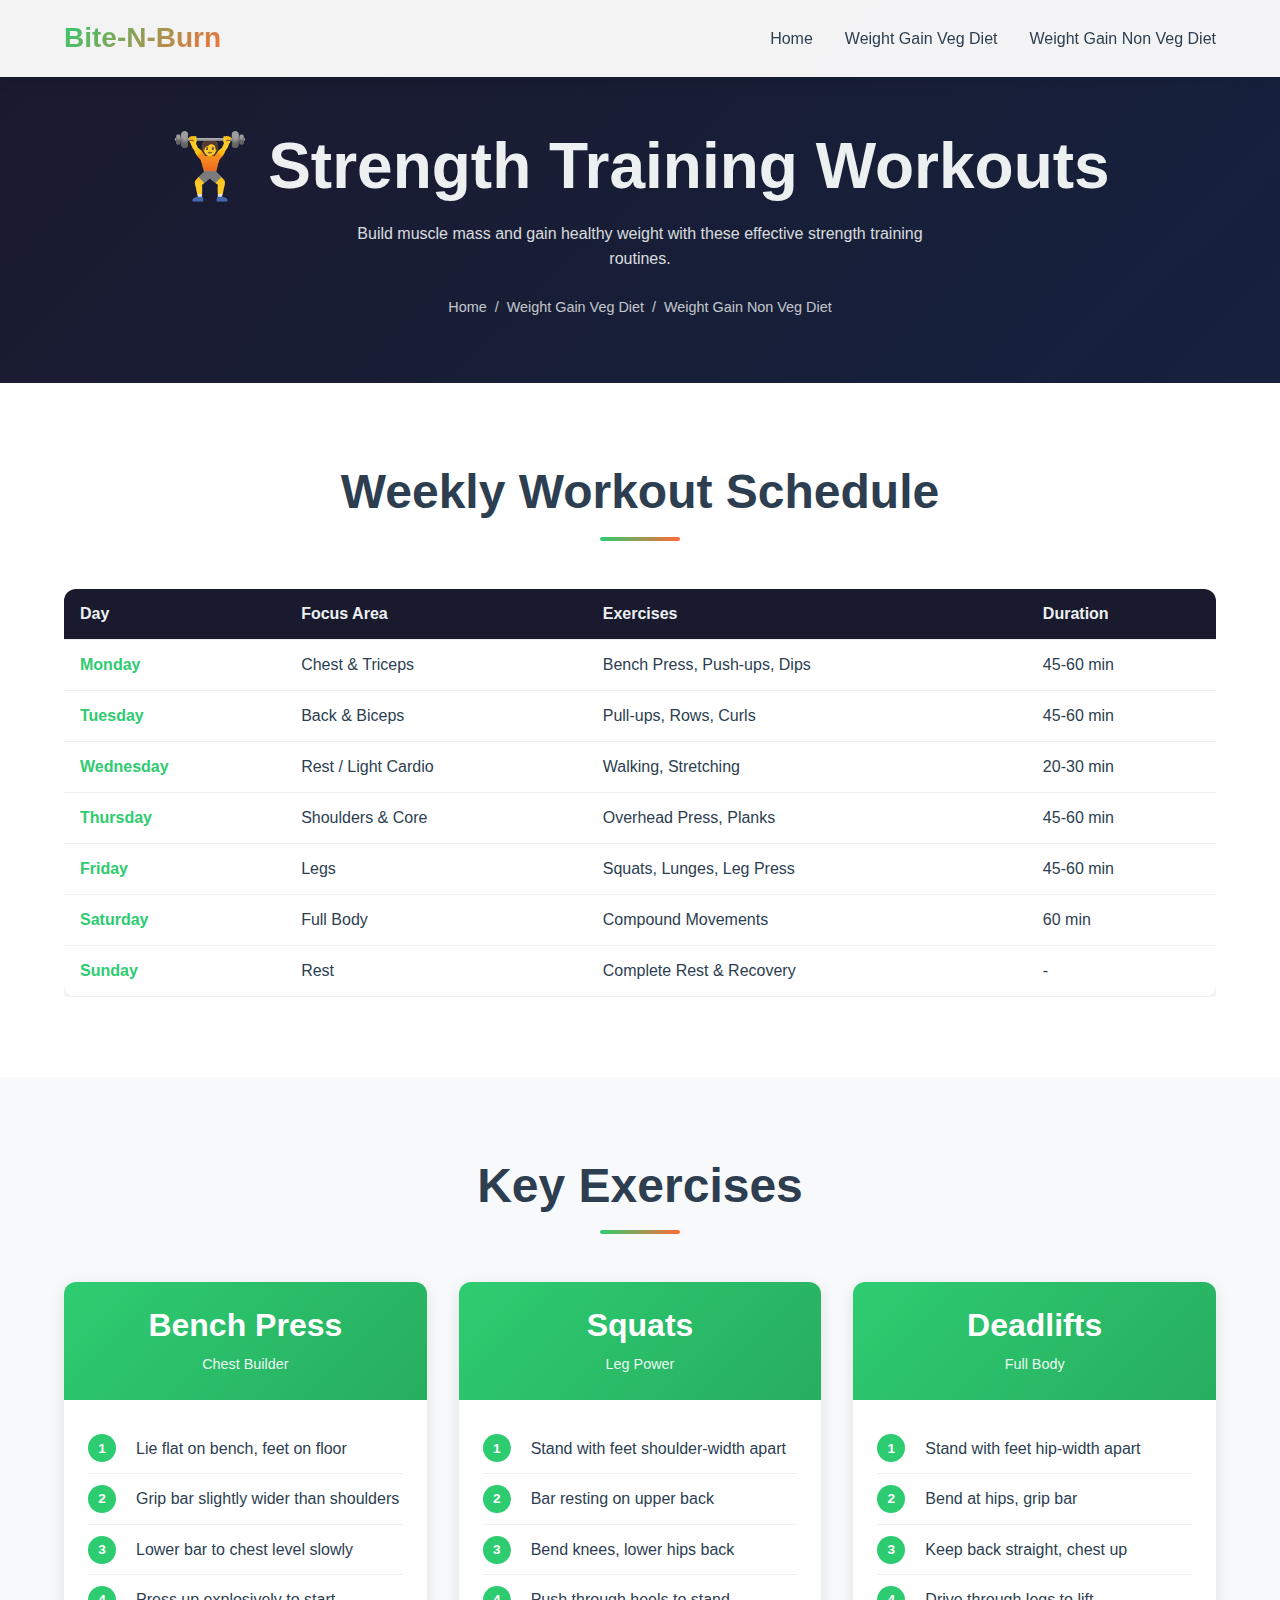
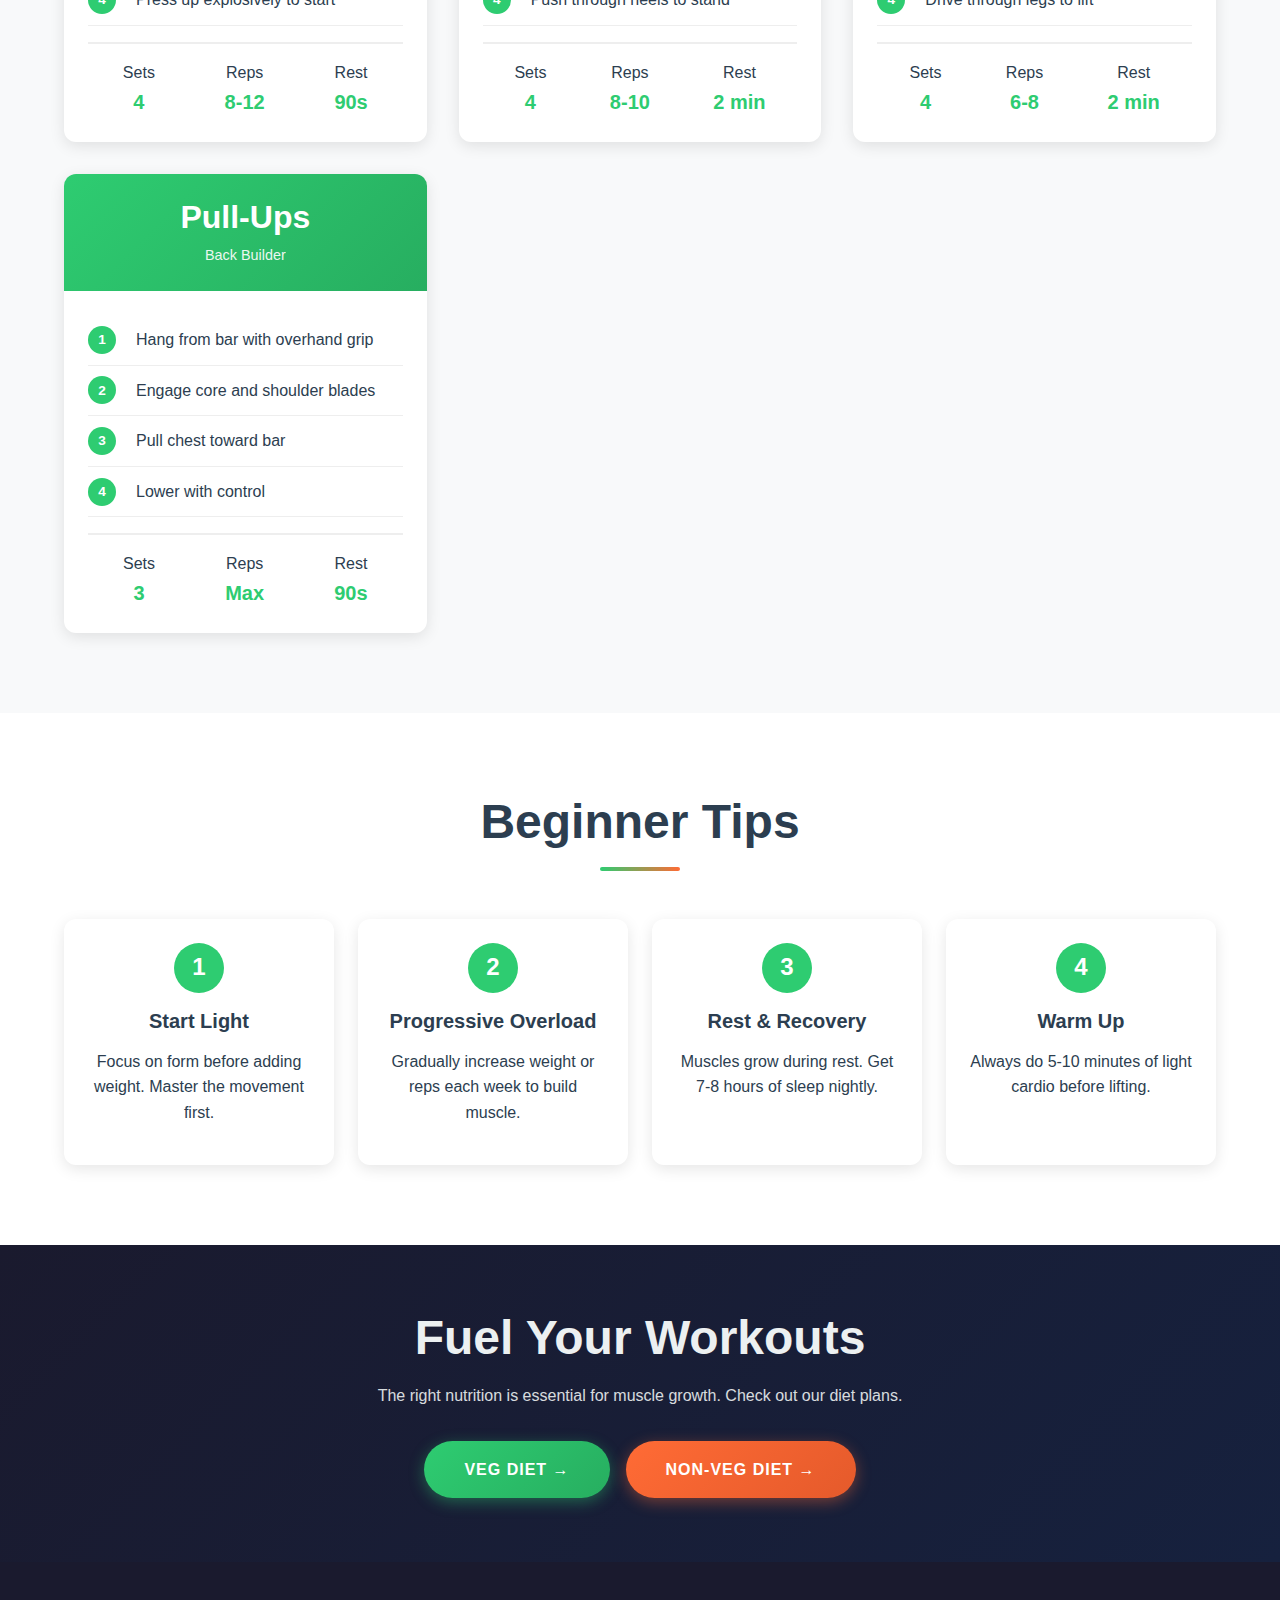
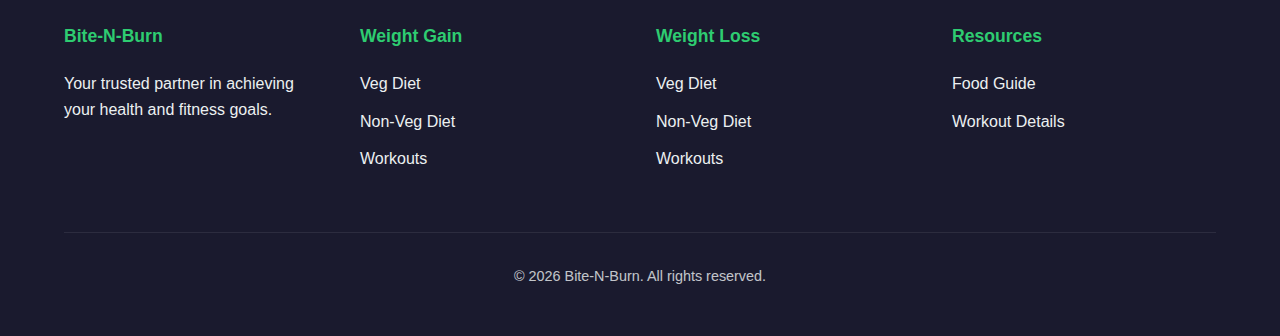
<file: Pages/Weight Gain/gain-workout.html>
<html lang="en"><head>
  <meta charset="UTF-8">
  <meta name="viewport" content="width=device-width, initial-scale=1.0">
  <meta name="description" content="Strength training exercises and workout routines for healthy weight gain and muscle building.">
  <title>Bite-N-Burn</title>
  <link rel="stylesheet" href="../../css/style.css">
</head>
<body>

  <!-- Navigation -->
  <nav class="navbar">
    <div class="nav-container">
      <a href="landing.html" class="logo">Bite-N-Burn</a>
      <ul class="nav-links">
        <li><a href="../../src/index.html">Home</a></li>
        <li><a href="../Weight Gain/gain-veg-diet.html">Weight Gain Veg Diet</a></li>
        <li><a href="../Weight Gain/gain-non-veg-diet.html">Weight Gain Non Veg Diet</a></li>
      </ul>
      <div class="nav-toggle">
        <span></span>
        <span></span>
        <span></span>
      </div>
    </div>
  </nav>

  <!-- Page Hero -->
  <section class="page-hero">
    <h1>🏋️ Strength Training Workouts</h1>
    <p>Build muscle mass and gain healthy weight with these effective strength training routines.</p>
    <div class="breadcrumb">
      <a href="../../src/index.html">Home</a> / <a href="../Weight Gain/gain-veg-diet.html">Weight Gain Veg Diet</a>/ <a href="../Weight Gain/gain-non-veg-diet.html">Weight Gain Non Veg Diet</a> 
    </div>
  </section>

  <!-- Weekly Schedule -->
  <section class="section">
    <div class="container">
      <h2 class="section-title">Weekly Workout Schedule</h2>
      <div class="table-container" style="overflow-x: auto;">
        <table class="schedule-table">
          <thead>
            <tr>
              <th>Day</th>
              <th>Focus Area</th>
              <th>Exercises</th>
              <th>Duration</th>
            </tr>
          </thead>
          <tbody>
            <tr>
              <td class="day">Monday</td>
              <td>Chest &amp; Triceps</td>
              <td>Bench Press, Push-ups, Dips</td>
              <td>45-60 min</td>
            </tr>
            <tr>
              <td class="day">Tuesday</td>
              <td>Back &amp; Biceps</td>
              <td>Pull-ups, Rows, Curls</td>
              <td>45-60 min</td>
            </tr>
            <tr>
              <td class="day">Wednesday</td>
              <td>Rest / Light Cardio</td>
              <td>Walking, Stretching</td>
              <td>20-30 min</td>
            </tr>
            <tr>
              <td class="day">Thursday</td>
              <td>Shoulders &amp; Core</td>
              <td>Overhead Press, Planks</td>
              <td>45-60 min</td>
            </tr>
            <tr>
              <td class="day">Friday</td>
              <td>Legs</td>
              <td>Squats, Lunges, Leg Press</td>
              <td>45-60 min</td>
            </tr>
            <tr>
              <td class="day">Saturday</td>
              <td>Full Body</td>
              <td>Compound Movements</td>
              <td>60 min</td>
            </tr>
            <tr>
              <td class="day">Sunday</td>
              <td>Rest</td>
              <td>Complete Rest &amp; Recovery</td>
              <td>-</td>
            </tr>
          </tbody>
        </table>
      </div>
    </div>
  </section>

  <!-- Exercise Cards -->
  <section class="section bg-gray">
    <div class="container">
      <h2 class="section-title">Key Exercises</h2>
      <div class="exercise-grid">
        <div class="exercise-card">
          <div class="exercise-header">
            <h3>Bench Press</h3>
            <span>Chest Builder</span>
          </div>
          <div class="exercise-body">
            <ul class="exercise-steps">
              <li>Lie flat on bench, feet on floor</li>
              <li>Grip bar slightly wider than shoulders</li>
              <li>Lower bar to chest level slowly</li>
              <li>Press up explosively to start</li>
            </ul>
            <div class="exercise-meta">
              <span>Sets<strong>4</strong></span>
              <span>Reps<strong>8-12</strong></span>
              <span>Rest<strong>90s</strong></span>
            </div>
          </div>
        </div>

        <div class="exercise-card">
          <div class="exercise-header">
            <h3>Squats</h3>
            <span>Leg Power</span>
          </div>
          <div class="exercise-body">
            <ul class="exercise-steps">
              <li>Stand with feet shoulder-width apart</li>
              <li>Bar resting on upper back</li>
              <li>Bend knees, lower hips back</li>
              <li>Push through heels to stand</li>
            </ul>
            <div class="exercise-meta">
              <span>Sets<strong>4</strong></span>
              <span>Reps<strong>8-10</strong></span>
              <span>Rest<strong>2 min</strong></span>
            </div>
          </div>
        </div>

        <div class="exercise-card">
          <div class="exercise-header">
            <h3>Deadlifts</h3>
            <span>Full Body</span>
          </div>
          <div class="exercise-body">
            <ul class="exercise-steps">
              <li>Stand with feet hip-width apart</li>
              <li>Bend at hips, grip bar</li>
              <li>Keep back straight, chest up</li>
              <li>Drive through legs to lift</li>
            </ul>
            <div class="exercise-meta">
              <span>Sets<strong>4</strong></span>
              <span>Reps<strong>6-8</strong></span>
              <span>Rest<strong>2 min</strong></span>
            </div>
          </div>
        </div>

        <div class="exercise-card">
          <div class="exercise-header">
            <h3>Pull-Ups</h3>
            <span>Back Builder</span>
          </div>
          <div class="exercise-body">
            <ul class="exercise-steps">
              <li>Hang from bar with overhand grip</li>
              <li>Engage core and shoulder blades</li>
              <li>Pull chest toward bar</li>
              <li>Lower with control</li>
            </ul>
            <div class="exercise-meta">
              <span>Sets<strong>3</strong></span>
              <span>Reps<strong>Max</strong></span>
              <span>Rest<strong>90s</strong></span>
            </div>
          </div>
        </div>
      </div>
    </div>
  </section>

  <!-- Beginner Tips -->
  <section class="section">
    <div class="container">
      <h2 class="section-title">Beginner Tips</h2>
      <div class="tips-grid">
        <div class="tip-card">
          <div class="tip-number">1</div>
          <h4>Start Light</h4>
          <p>Focus on form before adding weight. Master the movement first.</p>
        </div>
        <div class="tip-card">
          <div class="tip-number">2</div>
          <h4>Progressive Overload</h4>
          <p>Gradually increase weight or reps each week to build muscle.</p>
        </div>
        <div class="tip-card">
          <div class="tip-number">3</div>
          <h4>Rest &amp; Recovery</h4>
          <p>Muscles grow during rest. Get 7-8 hours of sleep nightly.</p>
        </div>
        <div class="tip-card">
          <div class="tip-number">4</div>
          <h4>Warm Up</h4>
          <p>Always do 5-10 minutes of light cardio before lifting.</p>
        </div>
      </div>
    </div>
  </section>

  <!-- CTA -->
  <section class="cta-section">
    <h2>Fuel Your Workouts</h2>
    <p>The right nutrition is essential for muscle growth. Check out our diet plans.</p>
    <div style="display: flex; gap: 1rem; justify-content: center; flex-wrap: wrap;">
      <a href="../Weight Gain/gain-veg-diet.html" class="btn btn-primary">Veg Diet →</a>
      <a href="../Weight Gain/gain-non-veg-diet.html" class="btn btn-secondary">Non-Veg Diet →</a>
    </div>
  </section>

    <!-- Footer -->
  <footer class="footer">
    <div class="container">
      <div class="footer-grid">
        <div class="footer-section">
          <h4>Bite-N-Burn</h4>
          <p>Your trusted partner in achieving your health and fitness goals.</p>
        </div>
        <div class="footer-section">
          <h4>Weight Gain</h4>
          <ul>
            <li><a href="../Weight Gain/gain-veg-diet.html">Veg Diet</a></li>
            <li><a href="../Weight Gain/gain-non-veg-diet.html">Non-Veg Diet</a></li>
            <li><a href="../Weight Gain/gain-workout.html">Workouts</a></li>
          </ul>
        </div>
        <div class="footer-section">
          <h4>Weight Loss</h4>
          <ul>
            <li><a href="../Weight Loss/loss-veg-diet.html">Veg Diet</a></li>
            <li><a href="../Weight Loss/loss-veg-diet.html">Non-Veg Diet</a></li>
            <li><a href="../Weight Loss/loss-workout.html">Workouts</a></li>
          </ul>
        </div>
        <div class="footer-section">
          <h4>Resources</h4>
          <ul>
            <li><a href="#">Food Guide</a></li>
            <li><a href="#">Workout Details</a></li>
          </ul>
        </div>
      </div>
      <div class="footer-bottom">
        <p>© 2026 Bite-N-Burn. All rights reserved.</p>
      </div>
    </div>
  </footer>
</body>
</html>
</file>
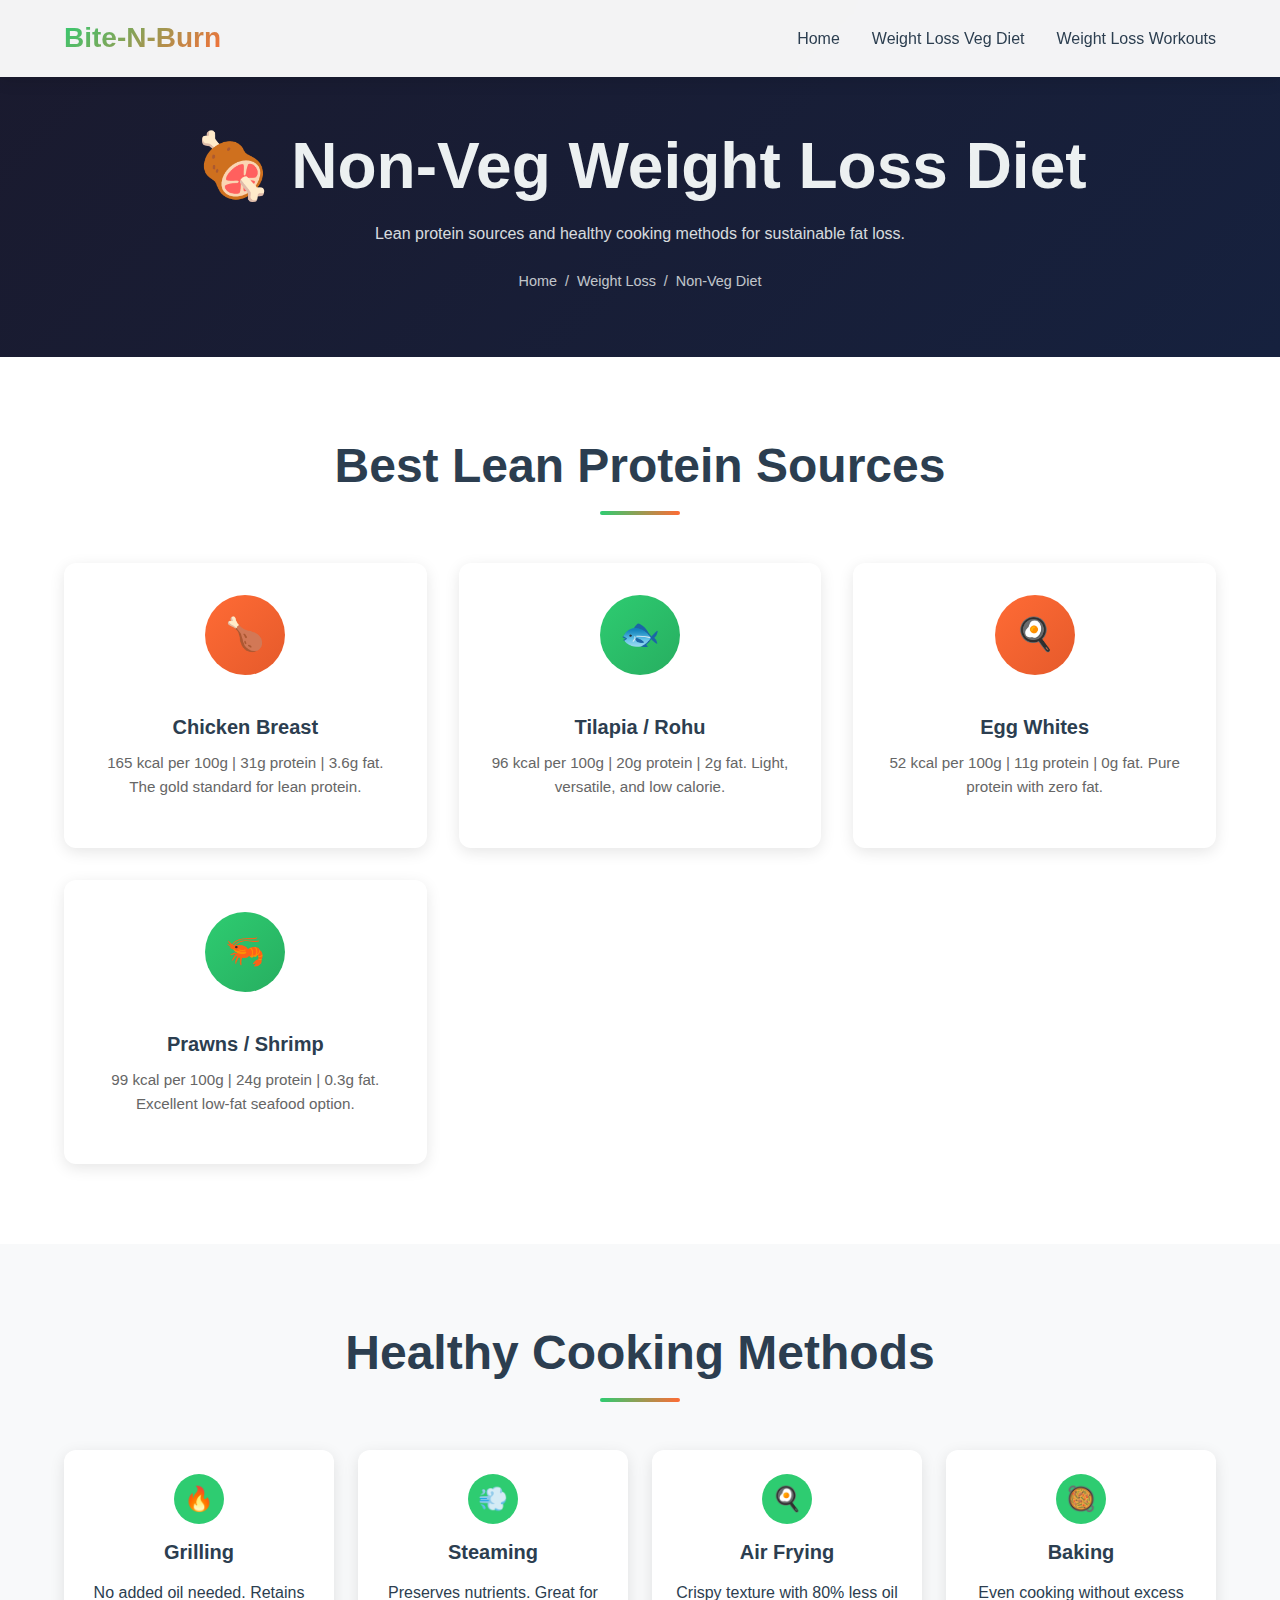
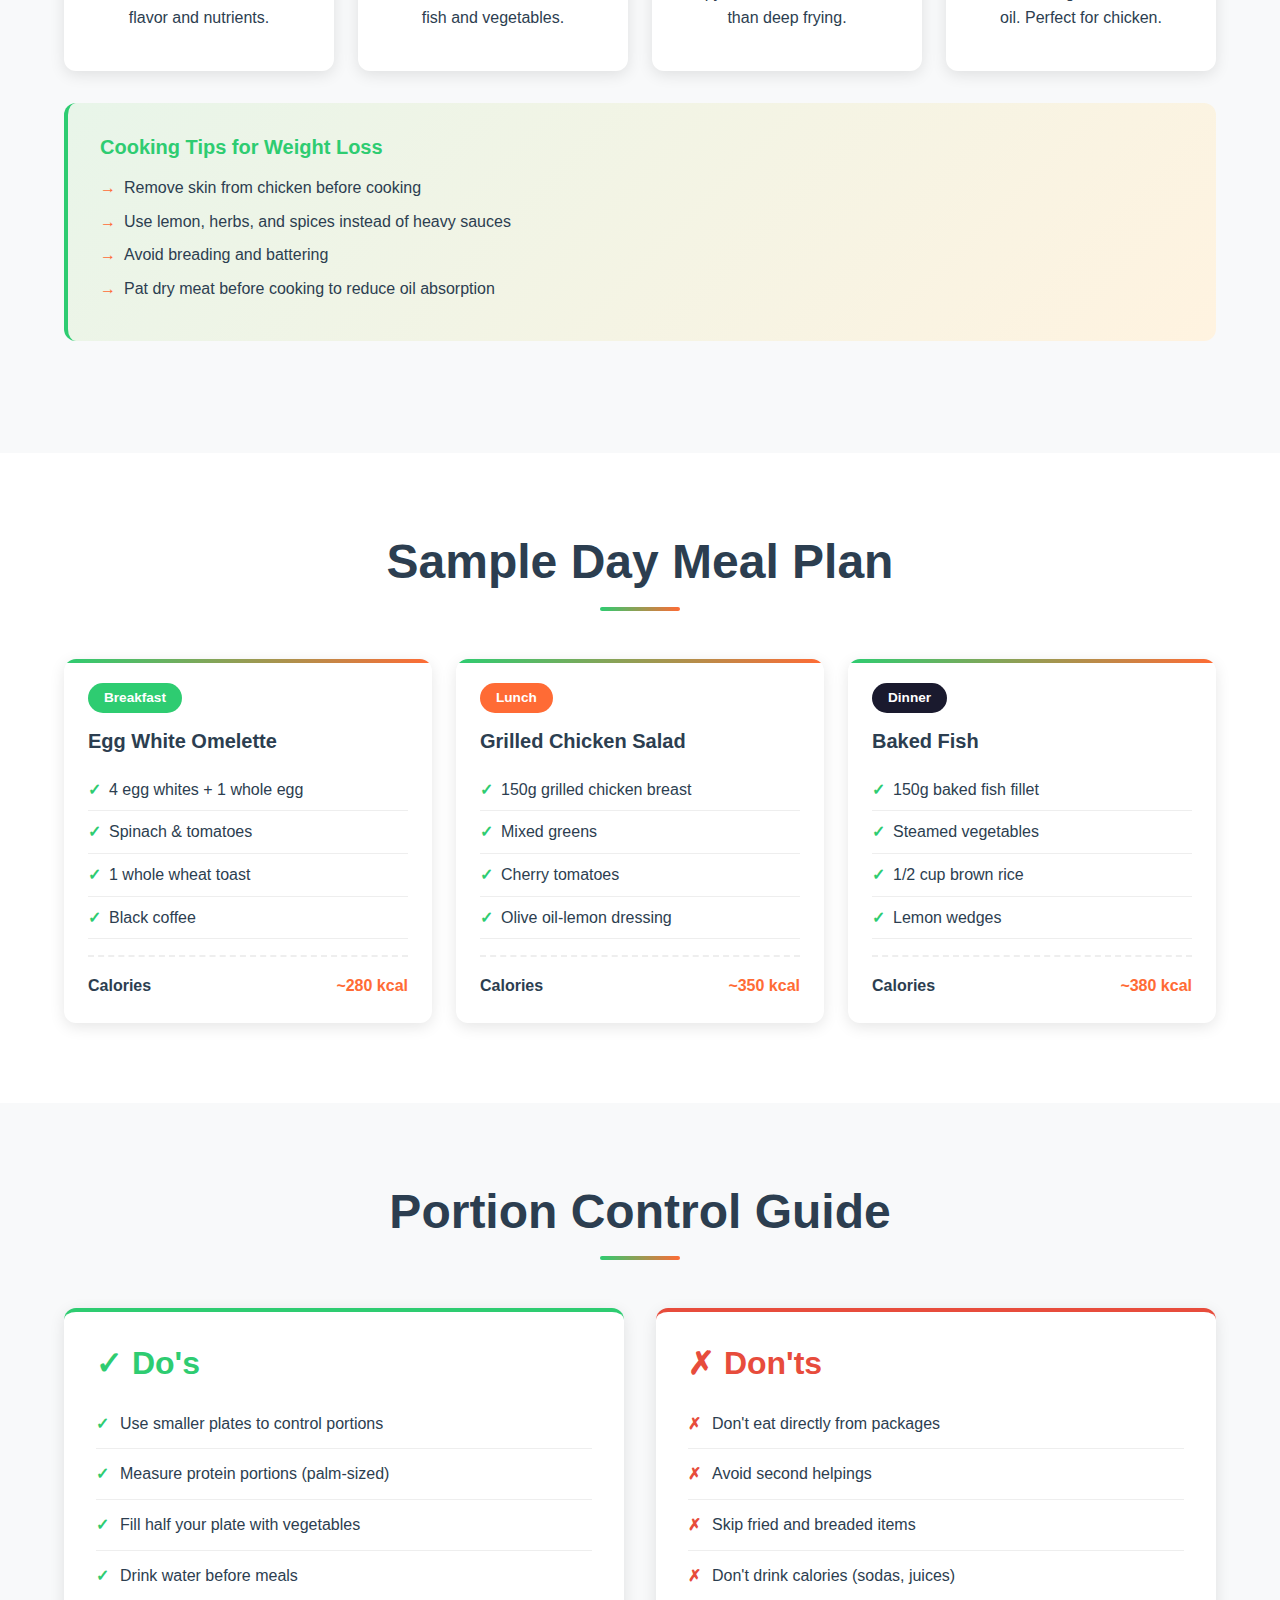
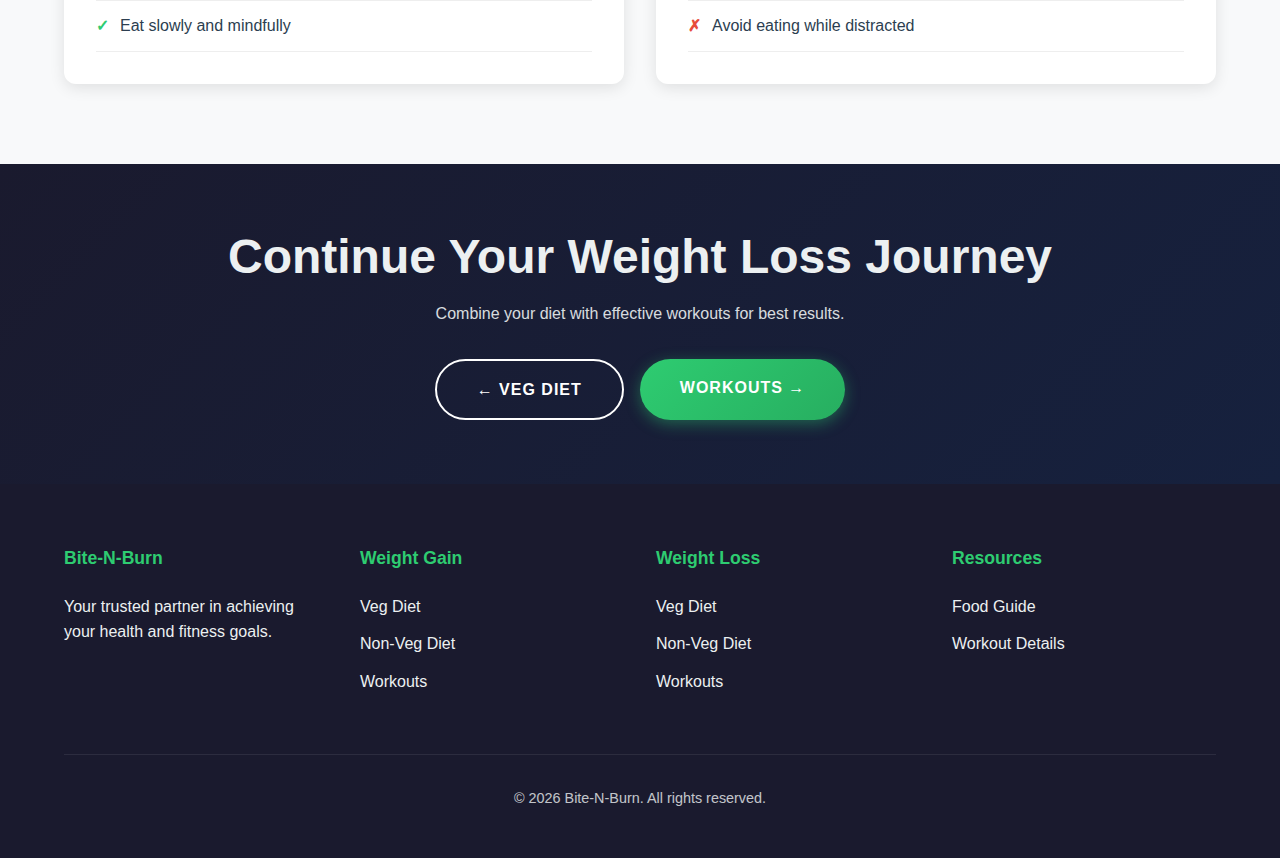
<file: Pages/Weight Loss/loss-non-veg-diet.html>
<!DOCTYPE html>
<html lang="en">
<head>
    <meta charset="UTF-8">
    <meta name="viewport" content="width=device-width, initial-scale=1.0">
    <meta name="description"
        content="Lean protein non-vegetarian diet plans for effective weight loss with healthy cooking methods.">
    <title>Bite-N-Burn</title>
    <link rel="stylesheet" href="../../css/style.css">
</head>

<body>

    <!-- Navigation -->
    <nav class="navbar">
        <div class="nav-container">
            <a href="../Weight Loss/loss-non-veg-diet.html" class="logo">Bite-N-Burn</a>
            <ul class="nav-links">
                <li><a href="../../src/index.html">Home</a></li>
                <li><a href="../Weight Loss/loss-veg-diet.html">Weight Loss Veg Diet</a></li>
                <li><a href="../Weight Loss/loss-workout.html">Weight Loss Workouts</a></li>
            </ul>
            <div class="nav-toggle">
                <span></span>
                <span></span>
                <span></span>
            </div>
        </div>
    </nav>

    <!-- Page Hero -->
    <section class="page-hero">
        <h1>🍖 Non-Veg Weight Loss Diet</h1>
        <p>Lean protein sources and healthy cooking methods for sustainable fat loss.</p>
        <div class="breadcrumb">
            <a href="../../src/index.html">Home</a> / <a href="../../src/index.html">Weight Loss</a> / <span>Non-Veg Diet</span>
        </div>
    </section>

    <!-- Lean Protein Sources -->
    <section class="section">
        <div class="container">
            <h2 class="section-title">Best Lean Protein Sources</h2>
            <div class="card-grid">
                <div class="card">
                    <div class="card-icon orange">🍗</div>
                    <div class="card-body">
                        <h3 class="card-title">Chicken Breast</h3>
                        <p class="card-text">165 kcal per 100g | 31g protein | 3.6g fat. The gold standard for lean
                            protein.</p>
                    </div>
                </div>
                <div class="card">
                    <div class="card-icon">🐟</div>
                    <div class="card-body">
                        <h3 class="card-title">Tilapia / Rohu</h3>
                        <p class="card-text">96 kcal per 100g | 20g protein | 2g fat. Light, versatile, and low calorie.
                        </p>
                    </div>
                </div>
                <div class="card">
                    <div class="card-icon orange">🍳</div>
                    <div class="card-body">
                        <h3 class="card-title">Egg Whites</h3>
                        <p class="card-text">52 kcal per 100g | 11g protein | 0g fat. Pure protein with zero fat.</p>
                    </div>
                </div>
                <div class="card">
                    <div class="card-icon">🦐</div>
                    <div class="card-body">
                        <h3 class="card-title">Prawns / Shrimp</h3>
                        <p class="card-text">99 kcal per 100g | 24g protein | 0.3g fat. Excellent low-fat seafood
                            option.</p>
                    </div>
                </div>
            </div>
        </div>
    </section>

    <!-- Healthy Cooking Methods -->
    <section class="section bg-gray">
        <div class="container">
            <h2 class="section-title">Healthy Cooking Methods</h2>
            <div class="tips-grid">
                <div class="tip-card">
                    <div class="tip-number">🔥</div>
                    <h4>Grilling</h4>
                    <p>No added oil needed. Retains flavor and nutrients.</p>
                </div>
                <div class="tip-card">
                    <div class="tip-number">💨</div>
                    <h4>Steaming</h4>
                    <p>Preserves nutrients. Great for fish and vegetables.</p>
                </div>
                <div class="tip-card">
                    <div class="tip-number">🍳</div>
                    <h4>Air Frying</h4>
                    <p>Crispy texture with 80% less oil than deep frying.</p>
                </div>
                <div class="tip-card">
                    <div class="tip-number">🥘</div>
                    <h4>Baking</h4>
                    <p>Even cooking without excess oil. Perfect for chicken.</p>
                </div>
            </div>
            <div class="info-box" style="margin-top: 2rem;">
                <h4>Cooking Tips for Weight Loss</h4>
                <ul>
                    <li>Remove skin from chicken before cooking</li>
                    <li>Use lemon, herbs, and spices instead of heavy sauces</li>
                    <li>Avoid breading and battering</li>
                    <li>Pat dry meat before cooking to reduce oil absorption</li>
                </ul>
            </div>
        </div>
    </section>

    <!-- Sample Meal Plan -->
    <section class="section">
        <div class="container">
            <h2 class="section-title">Sample Day Meal Plan</h2>
            <div class="meal-grid">
                <div class="meal-card">
                    <span class="meal-time">Breakfast</span>
                    <h4>Egg White Omelette</h4>
                    <ul class="meal-items">
                        <li>4 egg whites + 1 whole egg</li>
                        <li>Spinach &amp; tomatoes</li>
                        <li>1 whole wheat toast</li>
                        <li>Black coffee</li>
                    </ul>
                    <div class="meal-calories">
                        <span>Calories</span>
                        <span class="text-orange">~280 kcal</span>
                    </div>
                </div>
                <div class="meal-card">
                    <span class="meal-time lunch">Lunch</span>
                    <h4>Grilled Chicken Salad</h4>
                    <ul class="meal-items">
                        <li>150g grilled chicken breast</li>
                        <li>Mixed greens</li>
                        <li>Cherry tomatoes</li>
                        <li>Olive oil-lemon dressing</li>
                    </ul>
                    <div class="meal-calories">
                        <span>Calories</span>
                        <span class="text-orange">~350 kcal</span>
                    </div>
                </div>
                <div class="meal-card">
                    <span class="meal-time dinner">Dinner</span>
                    <h4>Baked Fish</h4>
                    <ul class="meal-items">
                        <li>150g baked fish fillet</li>
                        <li>Steamed vegetables</li>
                        <li>1/2 cup brown rice</li>
                        <li>Lemon wedges</li>
                    </ul>
                    <div class="meal-calories">
                        <span>Calories</span>
                        <span class="text-orange">~380 kcal</span>
                    </div>
                </div>
            </div>
        </div>
    </section>

    <!-- Portion Control -->
    <section class="section bg-gray">
        <div class="container">
            <h2 class="section-title">Portion Control Guide</h2>
            <div class="dos-donts">
                <div class="dos">
                    <h3>✓ Do's</h3>
                    <ul>
                        <li>Use smaller plates to control portions</li>
                        <li>Measure protein portions (palm-sized)</li>
                        <li>Fill half your plate with vegetables</li>
                        <li>Drink water before meals</li>
                        <li>Eat slowly and mindfully</li>
                    </ul>
                </div>
                <div class="donts">
                    <h3>✗ Don'ts</h3>
                    <ul>
                        <li>Don't eat directly from packages</li>
                        <li>Avoid second helpings</li>
                        <li>Skip fried and breaded items</li>
                        <li>Don't drink calories (sodas, juices)</li>
                        <li>Avoid eating while distracted</li>
                    </ul>
                </div>
            </div>
        </div>
    </section>

    <!-- Navigation Links -->
    <section class="cta-section">
        <h2>Continue Your Weight Loss Journey</h2>
        <p>Combine your diet with effective workouts for best results.</p>
        <div style="display: flex; gap: 1rem; justify-content: center; flex-wrap: wrap;">
            <a href="../Weight Loss/loss-veg-diet.html" class="btn btn-outline" style="border-color: white; color: white;">← Veg Diet</a>
            <a href="../Weight Loss/loss-workout.html" class="btn btn-primary">Workouts →</a>
        </div>
    </section>

  <!-- Footer -->
  <footer class="footer">
    <div class="container">
      <div class="footer-grid">
        <div class="footer-section">
          <h4>Bite-N-Burn</h4>
          <p>Your trusted partner in achieving your health and fitness goals.</p>
        </div>
        <div class="footer-section">
          <h4>Weight Gain</h4>
          <ul>
            <li><a href="../Weight Gain/gain-veg-diet.html">Veg Diet</a></li>
            <li><a href="../Weight Gain/gain-non-veg-diet.html">Non-Veg Diet</a></li>
            <li><a href="../Weight Gain/gain-workout.html">Workouts</a></li>
          </ul>
        </div>
        <div class="footer-section">
          <h4>Weight Loss</h4>
          <ul>
            <li><a href="../Weight Loss/loss-veg-diet.html">Veg Diet</a></li>
            <li><a href="../Weight Loss/loss-veg-diet.html">Non-Veg Diet</a></li>
            <li><a href="../Weight Loss/loss-workout.html">Workouts</a></li>
          </ul>
        </div>
        <div class="footer-section">
          <h4>Resources</h4>
          <ul>
            <li><a href="#">Food Guide</a></li>
            <li><a href="#">Workout Details</a></li>
          </ul>
        </div>
      </div>
      <div class="footer-bottom">
        <p>© 2026 Bite-N-Burn. All rights reserved.</p>
      </div>
    </div>
  </footer>
</body>

</html>
</file>
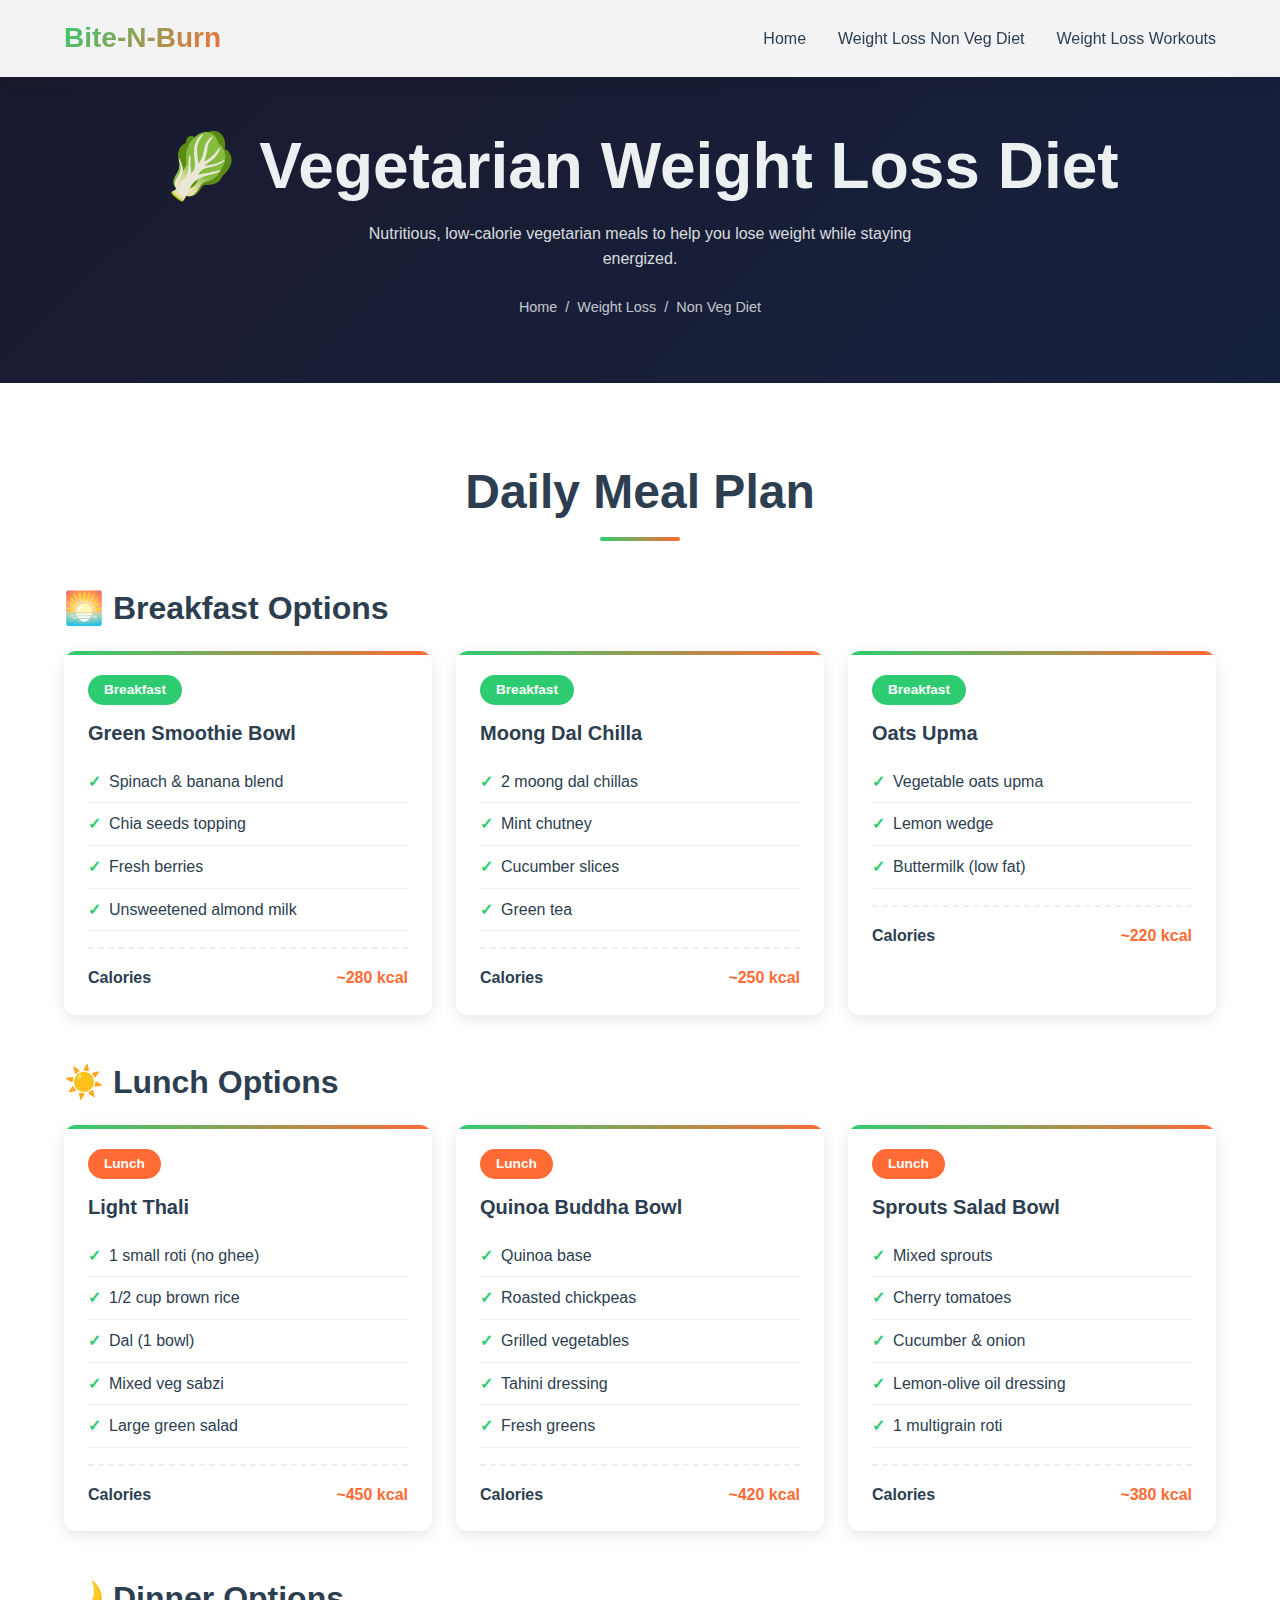
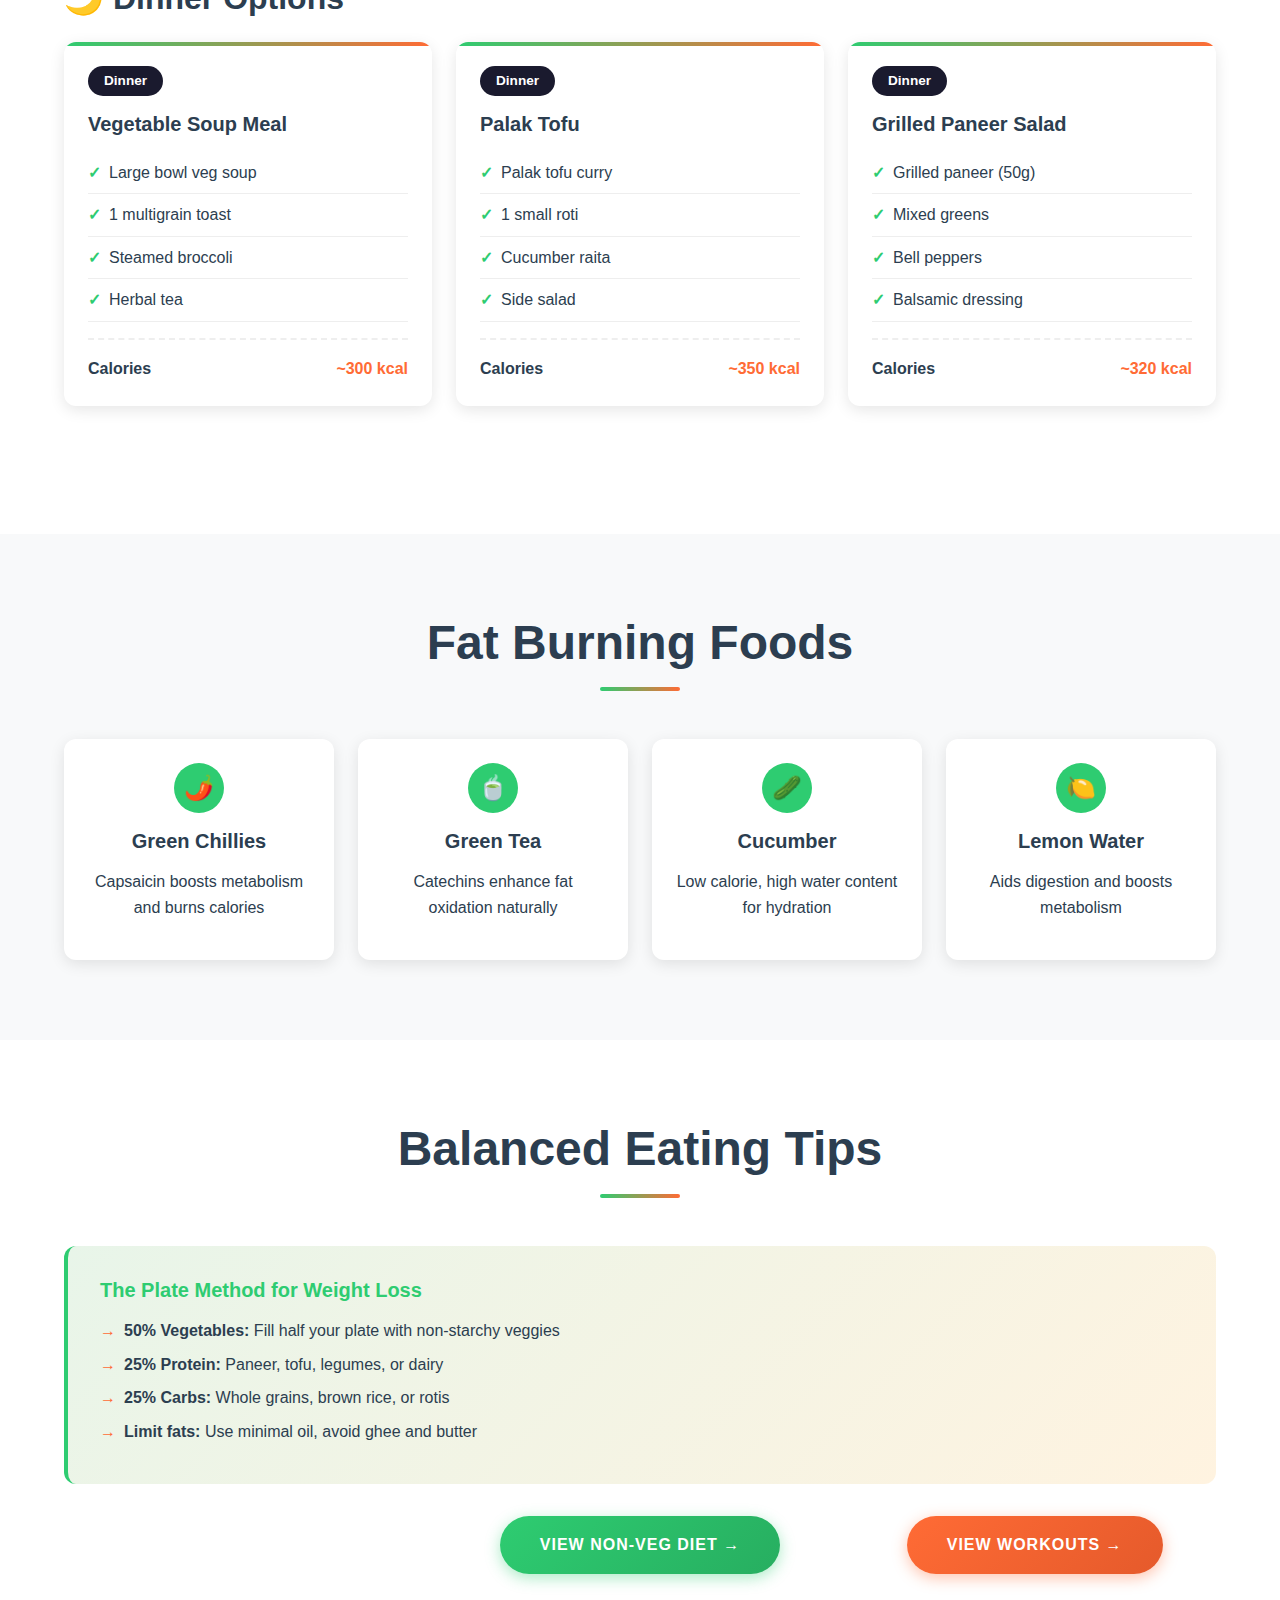
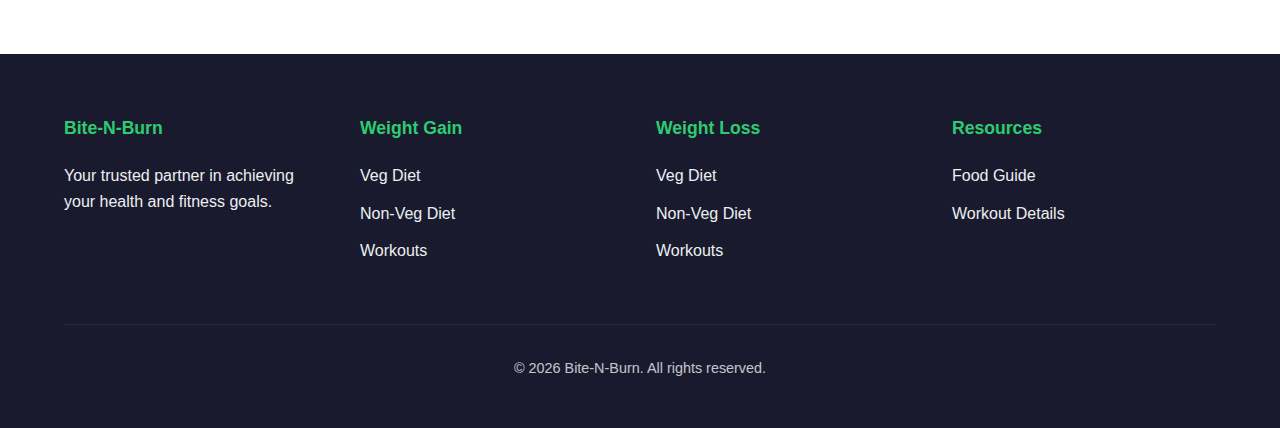
<file: Pages/Weight Loss/loss-veg-diet.html>
<!DOCTYPE html>
<html lang="en">
<head>
    <meta charset="UTF-8">
    <meta name="viewport" content="width=device-width, initial-scale=1.0">
    <meta name="description" content="Low-calorie vegetarian diet plans for effective and healthy weight loss.">
    <title>Bite-N-Burn</title>
    <link rel="stylesheet" href="../../css/style.css">
</head>

<body>

    <!-- Navigation -->
    <nav class="navbar">
        <div class="nav-container">
            <a href="../Weight Loss/loss-veg-diet.html" class="logo">Bite-N-Burn</a>
            <ul class="nav-links">
                <li><a href="../../index.html">Home</a></li>
                <li><a href="loss-non-veg-diet.html">Weight Loss Non Veg Diet</a></li>
                <li><a href="../Weight Loss/loss-workout.html">Weight Loss Workouts</a></li>
            </ul>
            <div class="nav-toggle">
                <span></span>
                <span></span>
                <span></span>
            </div>
        </div>
    </nav>

    <!-- Page Hero -->
    <section class="page-hero">
        <h1>🥬 Vegetarian Weight Loss Diet</h1>
        <p>Nutritious, low-calorie vegetarian meals to help you lose weight while staying energized.</p>
        <div class="breadcrumb">
            <a href="../../index.html">Home</a> / <a href="../Weight Loss/loss-workout.html">Weight Loss</a> / <a href="../Weight Loss/loss-non-veg-diet.html">Non Veg Diet</span>
        </div>
    </section>

    <!-- Daily Meal Plan -->
    <section class="section">
        <div class="container">
            <h2 class="section-title">Daily Meal Plan</h2>

            <!-- Breakfast -->
            <div class="meal-section">
                <h3 style="margin-bottom: 1.5rem;">🌅 Breakfast Options</h3>
                <div class="meal-grid">
                    <div class="meal-card">
                        <span class="meal-time">Breakfast</span>
                        <h4>Green Smoothie Bowl</h4>
                        <ul class="meal-items">
                            <li>Spinach &amp; banana blend</li>
                            <li>Chia seeds topping</li>
                            <li>Fresh berries</li>
                            <li>Unsweetened almond milk</li>
                        </ul>
                        <div class="meal-calories">
                            <span>Calories</span>
                            <span class="text-orange">~280 kcal</span>
                        </div>
                    </div>
                    <div class="meal-card">
                        <span class="meal-time">Breakfast</span>
                        <h4>Moong Dal Chilla</h4>
                        <ul class="meal-items">
                            <li>2 moong dal chillas</li>
                            <li>Mint chutney</li>
                            <li>Cucumber slices</li>
                            <li>Green tea</li>
                        </ul>
                        <div class="meal-calories">
                            <span>Calories</span>
                            <span class="text-orange">~250 kcal</span>
                        </div>
                    </div>
                    <div class="meal-card">
                        <span class="meal-time">Breakfast</span>
                        <h4>Oats Upma</h4>
                        <ul class="meal-items">
                            <li>Vegetable oats upma</li>
                            <li>Lemon wedge</li>
                            <li>Buttermilk (low fat)</li>
                        </ul>
                        <div class="meal-calories">
                            <span>Calories</span>
                            <span class="text-orange">~220 kcal</span>
                        </div>
                    </div>
                </div>
            </div>

            <!-- Lunch -->
            <div class="meal-section">
                <h3 style="margin-bottom: 1.5rem;">☀️ Lunch Options</h3>
                <div class="meal-grid">
                    <div class="meal-card">
                        <span class="meal-time lunch">Lunch</span>
                        <h4>Light Thali</h4>
                        <ul class="meal-items">
                            <li>1 small roti (no ghee)</li>
                            <li>1/2 cup brown rice</li>
                            <li>Dal (1 bowl)</li>
                            <li>Mixed veg sabzi</li>
                            <li>Large green salad</li>
                        </ul>
                        <div class="meal-calories">
                            <span>Calories</span>
                            <span class="text-orange">~450 kcal</span>
                        </div>
                    </div>
                    <div class="meal-card">
                        <span class="meal-time lunch">Lunch</span>
                        <h4>Quinoa Buddha Bowl</h4>
                        <ul class="meal-items">
                            <li>Quinoa base</li>
                            <li>Roasted chickpeas</li>
                            <li>Grilled vegetables</li>
                            <li>Tahini dressing</li>
                            <li>Fresh greens</li>
                        </ul>
                        <div class="meal-calories">
                            <span>Calories</span>
                            <span class="text-orange">~420 kcal</span>
                        </div>
                    </div>
                    <div class="meal-card">
                        <span class="meal-time lunch">Lunch</span>
                        <h4>Sprouts Salad Bowl</h4>
                        <ul class="meal-items">
                            <li>Mixed sprouts</li>
                            <li>Cherry tomatoes</li>
                            <li>Cucumber &amp; onion</li>
                            <li>Lemon-olive oil dressing</li>
                            <li>1 multigrain roti</li>
                        </ul>
                        <div class="meal-calories">
                            <span>Calories</span>
                            <span class="text-orange">~380 kcal</span>
                        </div>
                    </div>
                </div>
            </div>

            <!-- Dinner -->
            <div class="meal-section">
                <h3 style="margin-bottom: 1.5rem;">🌙 Dinner Options</h3>
                <div class="meal-grid">
                    <div class="meal-card">
                        <span class="meal-time dinner">Dinner</span>
                        <h4>Vegetable Soup Meal</h4>
                        <ul class="meal-items">
                            <li>Large bowl veg soup</li>
                            <li>1 multigrain toast</li>
                            <li>Steamed broccoli</li>
                            <li>Herbal tea</li>
                        </ul>
                        <div class="meal-calories">
                            <span>Calories</span>
                            <span class="text-orange">~300 kcal</span>
                        </div>
                    </div>
                    <div class="meal-card">
                        <span class="meal-time dinner">Dinner</span>
                        <h4>Palak Tofu</h4>
                        <ul class="meal-items">
                            <li>Palak tofu curry</li>
                            <li>1 small roti</li>
                            <li>Cucumber raita</li>
                            <li>Side salad</li>
                        </ul>
                        <div class="meal-calories">
                            <span>Calories</span>
                            <span class="text-orange">~350 kcal</span>
                        </div>
                    </div>
                    <div class="meal-card">
                        <span class="meal-time dinner">Dinner</span>
                        <h4>Grilled Paneer Salad</h4>
                        <ul class="meal-items">
                            <li>Grilled paneer (50g)</li>
                            <li>Mixed greens</li>
                            <li>Bell peppers</li>
                            <li>Balsamic dressing</li>
                        </ul>
                        <div class="meal-calories">
                            <span>Calories</span>
                            <span class="text-orange">~320 kcal</span>
                        </div>
                    </div>
                </div>
            </div>
        </div>
    </section>

    <!-- Fat Burning Foods -->
    <section class="section bg-gray">
        <div class="container">
            <h2 class="section-title">Fat Burning Foods</h2>
            <div class="tips-grid">
                <div class="tip-card">
                    <div class="tip-number">🌶️</div>
                    <h4>Green Chillies</h4>
                    <p>Capsaicin boosts metabolism and burns calories</p>
                </div>
                <div class="tip-card">
                    <div class="tip-number">🍵</div>
                    <h4>Green Tea</h4>
                    <p>Catechins enhance fat oxidation naturally</p>
                </div>
                <div class="tip-card">
                    <div class="tip-number">🥒</div>
                    <h4>Cucumber</h4>
                    <p>Low calorie, high water content for hydration</p>
                </div>
                <div class="tip-card">
                    <div class="tip-number">🍋</div>
                    <h4>Lemon Water</h4>
                    <p>Aids digestion and boosts metabolism</p>
                </div>
            </div>
        </div>
    </section>

    <!-- Balanced Meal Tips -->
    <section class="section">
        <div class="container">
            <h2 class="section-title">Balanced Eating Tips</h2>
            <div class="info-box">
                <h4>The Plate Method for Weight Loss</h4>
                <ul>
                    <li><strong>50% Vegetables:</strong> Fill half your plate with non-starchy veggies</li>
                    <li><strong>25% Protein:</strong> Paneer, tofu, legumes, or dairy</li>
                    <li><strong>25% Carbs:</strong> Whole grains, brown rice, or rotis</li>
                    <li><strong>Limit fats:</strong> Use minimal oil, avoid ghee and butter</li>
                </ul>
            </div>
            <div class="card-grid" style="margin-top: 2rem;">
                <a href="../Weight Loss/loss-non-veg-diet.html" class="btn btn-primary" style="justify-self: center;">View Non-Veg Diet →</a>
                <a href="../Weight Loss/loss-workout.html" class="btn btn-secondary" style="justify-self: center;">View Workouts →</a>
            </div>
        </div>
    </section>

  <!-- Footer -->
  <footer class="footer">
    <div class="container">
      <div class="footer-grid">
        <div class="footer-section">
          <h4>Bite-N-Burn</h4>
          <p>Your trusted partner in achieving your health and fitness goals.</p>
        </div>
        <div class="footer-section">
          <h4>Weight Gain</h4>
          <ul>
            <li><a href="../Weight Gain/gain-veg-diet.html">Veg Diet</a></li>
            <li><a href="../Weight Gain/gain-non-veg-diet.html">Non-Veg Diet</a></li>
            <li><a href="../Weight Gain/gain-workout.html">Workouts</a></li>
          </ul>
        </div>
        <div class="footer-section">
          <h4>Weight Loss</h4>
          <ul>
            <li><a href="../Weight Loss/loss-veg-diet.html">Veg Diet</a></li>
            <li><a href="../Weight Loss/loss-veg-diet.html">Non-Veg Diet</a></li>
            <li><a href="../Weight Loss/loss-workout.html">Workouts</a></li>
          </ul>
        </div>
        <div class="footer-section">
          <h4>Resources</h4>
          <ul>
            <li><a href="#">Food Guide</a></li>
            <li><a href="#">Workout Details</a></li>
          </ul>
        </div>
      </div>
      <div class="footer-bottom">
        <p>© 2026 Bite-N-Burn. All rights reserved.</p>
      </div>
    </div>
  </footer>
</body>

</html>
</file>
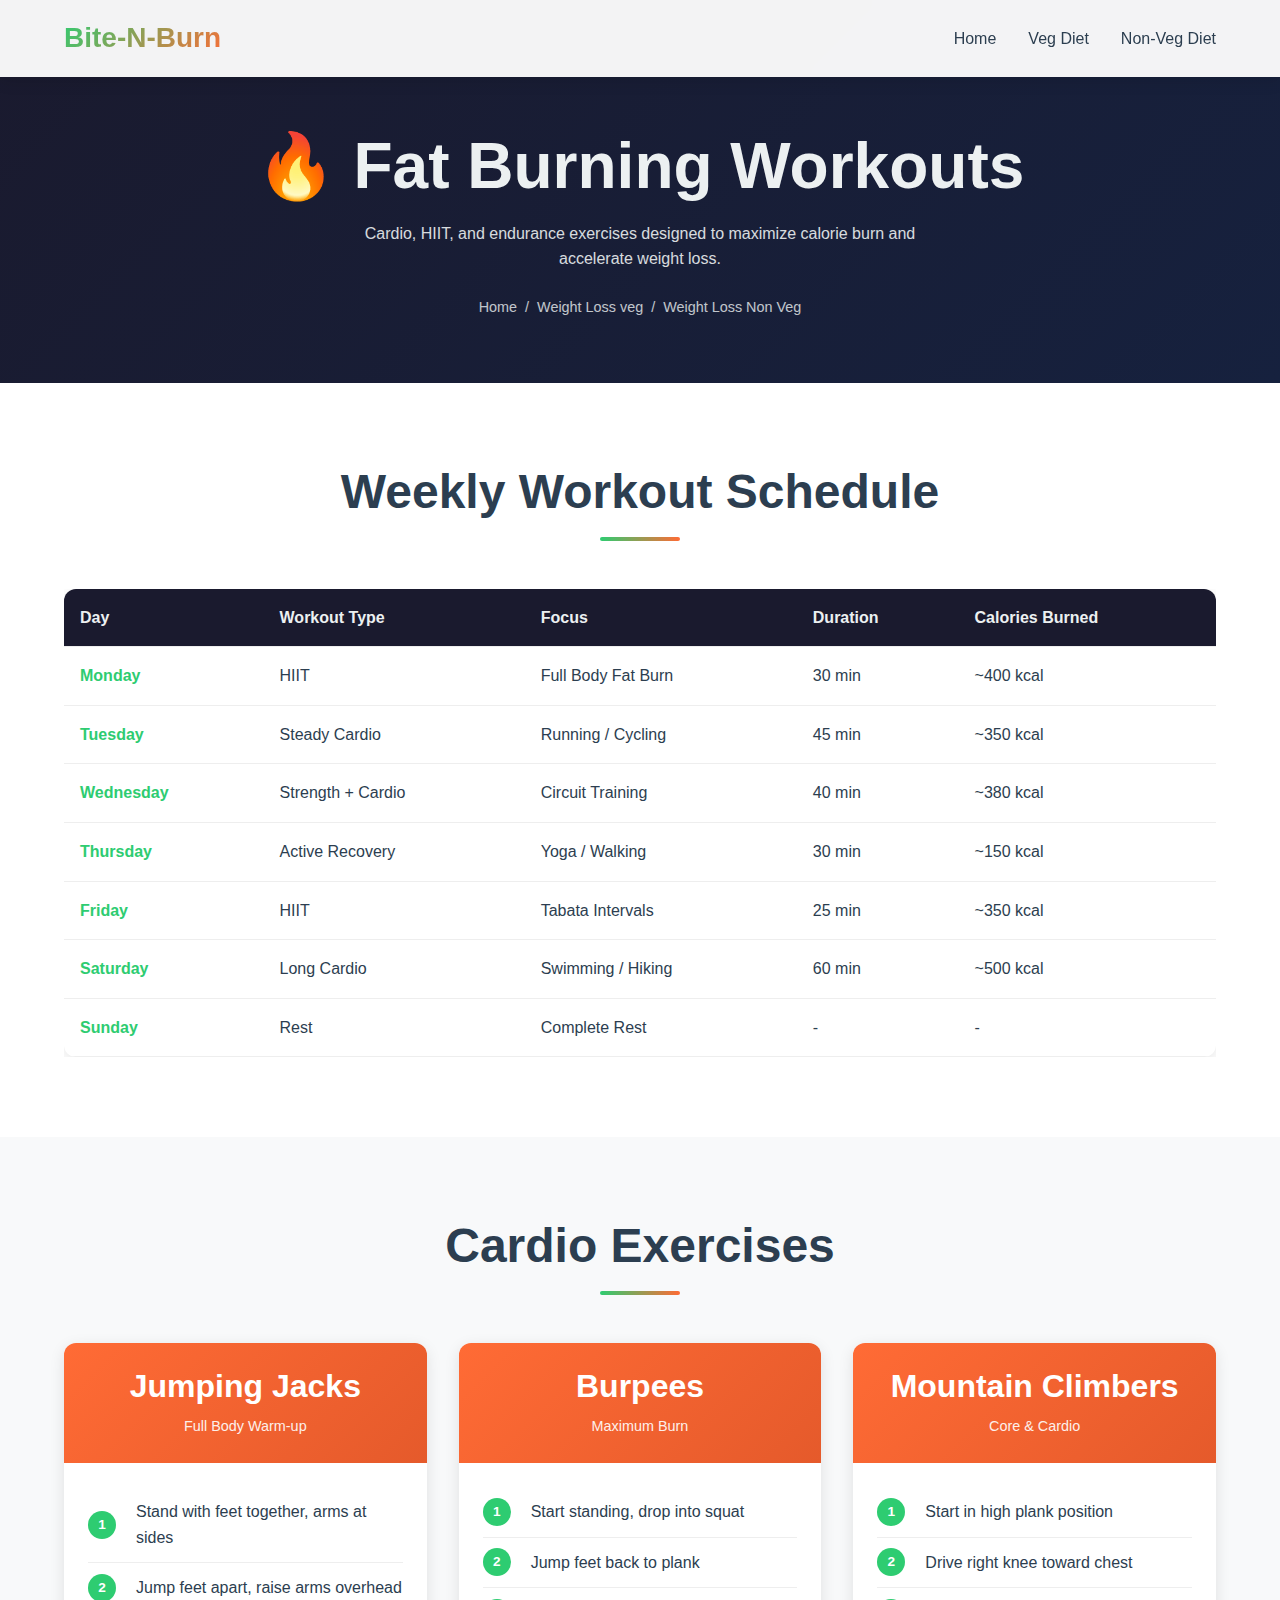
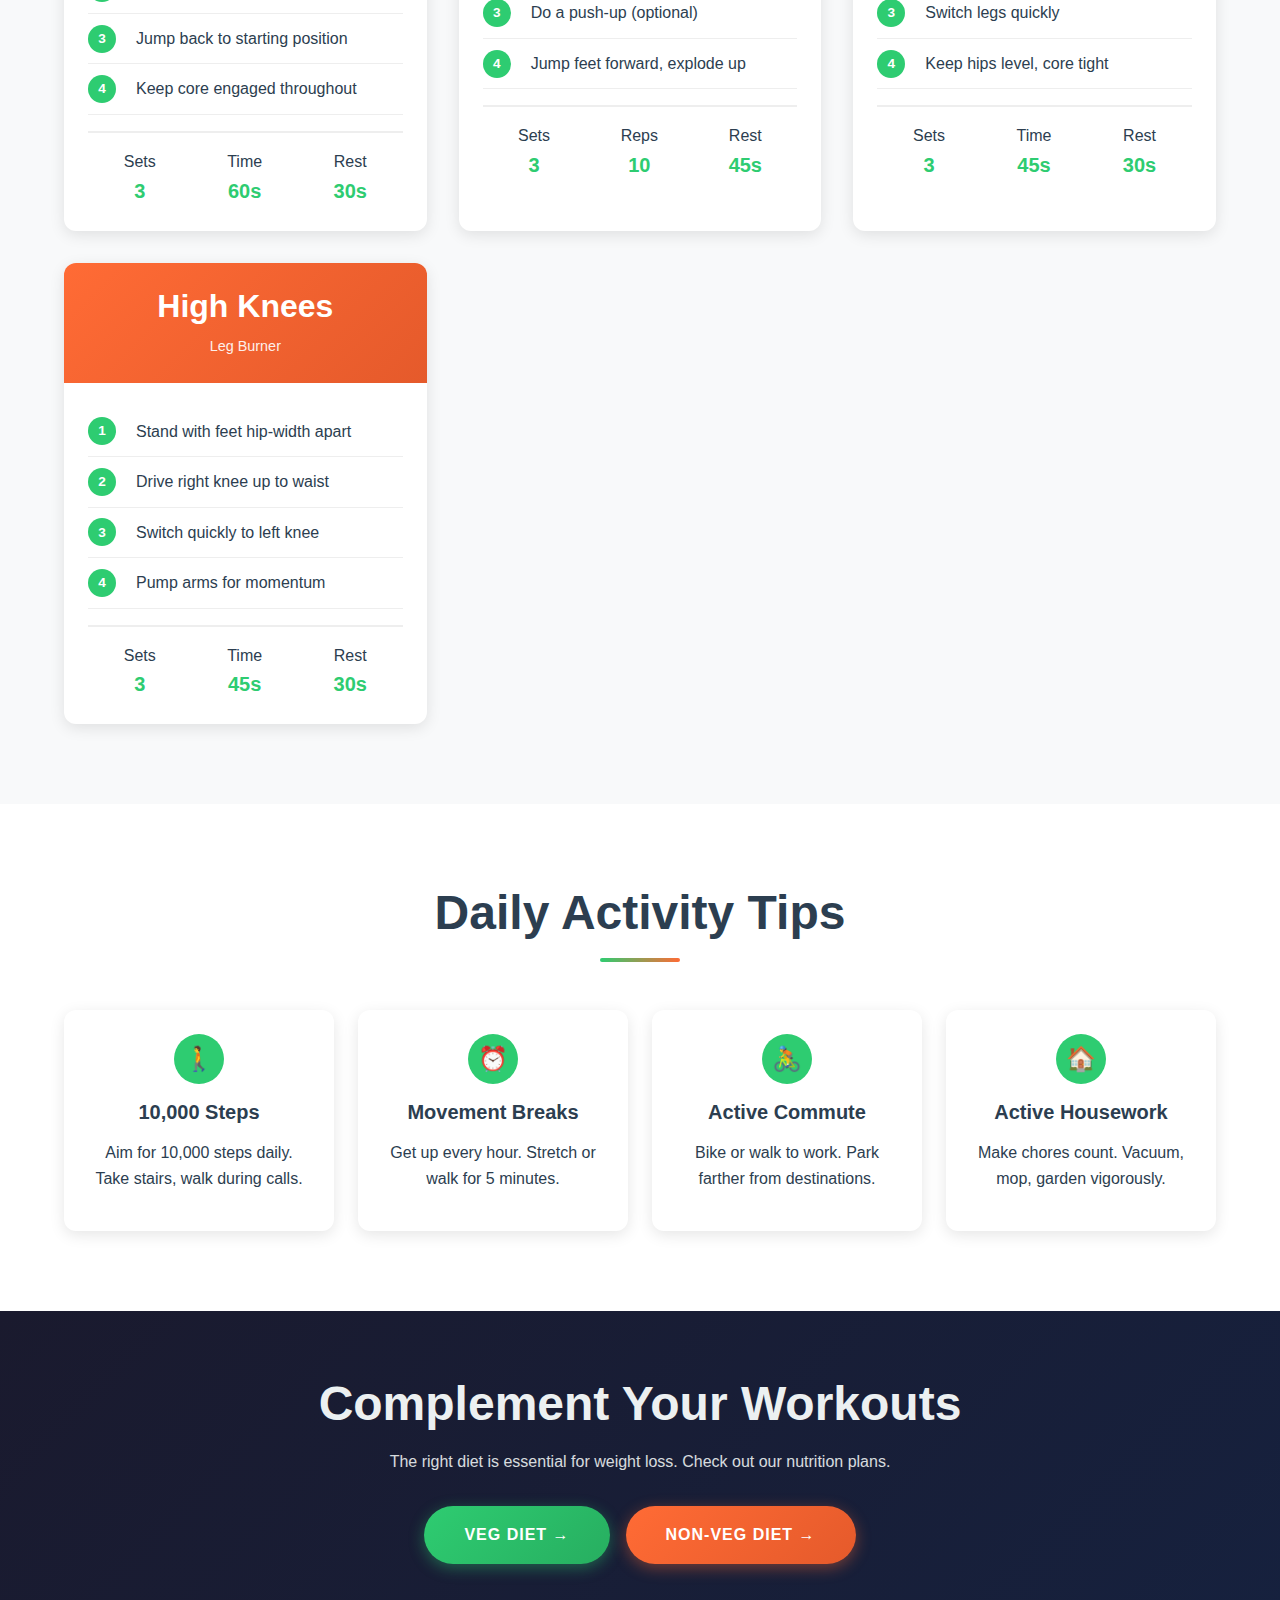
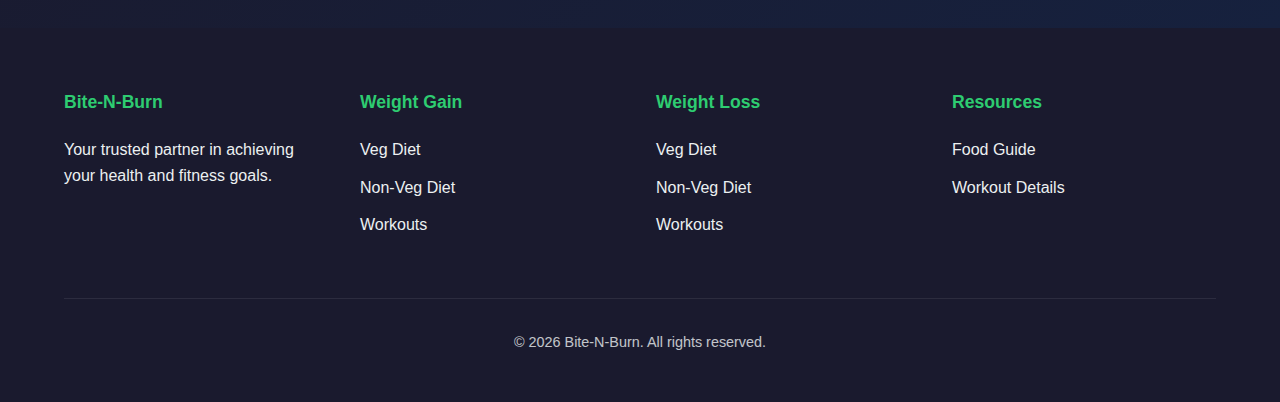
<file: Pages/Weight Loss/loss-workout.html>
<!DOCTYPE html>
<html lang="en">

<head>
    <meta charset="UTF-8">
    <meta name="viewport" content="width=device-width, initial-scale=1.0">
    <meta name="description"
        content="Cardio exercises, HIIT routines, and fat-burning workouts for effective weight loss.">
    <title>Bite-N-Burn</title>
    <link rel="stylesheet" href="../../css/style.css">
</head>

<body>

    <!-- Navigation -->
    <nav class="navbar">
        <div class="nav-container">
            <a href="../Weight Loss/loss-workout.html" class="logo">Bite-N-Burn</a>
            <ul class="nav-links">
                <li><a href="../../src/index.html">Home</a></li>
                <li><a href="../Weight Loss/loss-veg-diet.html">Veg Diet</a></li>
                <li><a href="../Weight Loss/loss-veg-diet.html">Non-Veg Diet</a></li>
            </ul>
            <div class="nav-toggle">
                <span></span>
                <span></span>
                <span></span>
            </div>
        </div>
    </nav>

    <!-- Page Hero -->
    <section class="page-hero">
        <h1>🔥 Fat Burning Workouts</h1>
        <p>Cardio, HIIT, and endurance exercises designed to maximize calorie burn and accelerate weight loss.</p>
        <div class="breadcrumb">
            <a href="../../src/index.html">Home</a> / <a href="../Weight Loss/loss-veg-diet.html">Weight Loss veg</a> / <a href="../Weight Loss/loss-non-veg-diet.html">Weight Loss Non Veg</a>
        </div>
    </section>

    <!-- Weekly Schedule -->
    <section class="section">
        <div class="container">
            <h2 class="section-title">Weekly Workout Schedule</h2>
            <div class="table-container" style="overflow-x: auto;">
                <table class="schedule-table">
                    <thead>
                        <tr>
                            <th>Day</th>
                            <th>Workout Type</th>
                            <th>Focus</th>
                            <th>Duration</th>
                            <th>Calories Burned</th>
                        </tr>
                    </thead>
                    <tbody>
                        <tr>
                            <td class="day">Monday</td>
                            <td>HIIT</td>
                            <td>Full Body Fat Burn</td>
                            <td>30 min</td>
                            <td>~400 kcal</td>
                        </tr>
                        <tr>
                            <td class="day">Tuesday</td>
                            <td>Steady Cardio</td>
                            <td>Running / Cycling</td>
                            <td>45 min</td>
                            <td>~350 kcal</td>
                        </tr>
                        <tr>
                            <td class="day">Wednesday</td>
                            <td>Strength + Cardio</td>
                            <td>Circuit Training</td>
                            <td>40 min</td>
                            <td>~380 kcal</td>
                        </tr>
                        <tr>
                            <td class="day">Thursday</td>
                            <td>Active Recovery</td>
                            <td>Yoga / Walking</td>
                            <td>30 min</td>
                            <td>~150 kcal</td>
                        </tr>
                        <tr>
                            <td class="day">Friday</td>
                            <td>HIIT</td>
                            <td>Tabata Intervals</td>
                            <td>25 min</td>
                            <td>~350 kcal</td>
                        </tr>
                        <tr>
                            <td class="day">Saturday</td>
                            <td>Long Cardio</td>
                            <td>Swimming / Hiking</td>
                            <td>60 min</td>
                            <td>~500 kcal</td>
                        </tr>
                        <tr>
                            <td class="day">Sunday</td>
                            <td>Rest</td>
                            <td>Complete Rest</td>
                            <td>-</td>
                            <td>-</td>
                        </tr>
                    </tbody>
                </table>
            </div>
        </div>
    </section>

    <!-- Cardio Exercises -->
    <section class="section bg-gray">
        <div class="container">
            <h2 class="section-title">Cardio Exercises</h2>
            <div class="exercise-grid">
                <div class="exercise-card">
                    <div class="exercise-header cardio">
                        <h3>Jumping Jacks</h3>
                        <span>Full Body Warm-up</span>
                    </div>
                    <div class="exercise-body">
                        <ul class="exercise-steps">
                            <li>Stand with feet together, arms at sides</li>
                            <li>Jump feet apart, raise arms overhead</li>
                            <li>Jump back to starting position</li>
                            <li>Keep core engaged throughout</li>
                        </ul>
                        <div class="exercise-meta">
                            <span>Sets<strong>3</strong></span>
                            <span>Time<strong>60s</strong></span>
                            <span>Rest<strong>30s</strong></span>
                        </div>
                    </div>
                </div>

                <div class="exercise-card">
                    <div class="exercise-header cardio">
                        <h3>Burpees</h3>
                        <span>Maximum Burn</span>
                    </div>
                    <div class="exercise-body">
                        <ul class="exercise-steps">
                            <li>Start standing, drop into squat</li>
                            <li>Jump feet back to plank</li>
                            <li>Do a push-up (optional)</li>
                            <li>Jump feet forward, explode up</li>
                        </ul>
                        <div class="exercise-meta">
                            <span>Sets<strong>3</strong></span>
                            <span>Reps<strong>10</strong></span>
                            <span>Rest<strong>45s</strong></span>
                        </div>
                    </div>
                </div>

                <div class="exercise-card">
                    <div class="exercise-header cardio">
                        <h3>Mountain Climbers</h3>
                        <span>Core &amp; Cardio</span>
                    </div>
                    <div class="exercise-body">
                        <ul class="exercise-steps">
                            <li>Start in high plank position</li>
                            <li>Drive right knee toward chest</li>
                            <li>Switch legs quickly</li>
                            <li>Keep hips level, core tight</li>
                        </ul>
                        <div class="exercise-meta">
                            <span>Sets<strong>3</strong></span>
                            <span>Time<strong>45s</strong></span>
                            <span>Rest<strong>30s</strong></span>
                        </div>
                    </div>
                </div>

                <div class="exercise-card">
                    <div class="exercise-header cardio">
                        <h3>High Knees</h3>
                        <span>Leg Burner</span>
                    </div>
                    <div class="exercise-body">
                        <ul class="exercise-steps">
                            <li>Stand with feet hip-width apart</li>
                            <li>Drive right knee up to waist</li>
                            <li>Switch quickly to left knee</li>
                            <li>Pump arms for momentum</li>
                        </ul>
                        <div class="exercise-meta">
                            <span>Sets<strong>3</strong></span>
                            <span>Time<strong>45s</strong></span>
                            <span>Rest<strong>30s</strong></span>
                        </div>
                    </div>
                </div>
            </div>
        </div>
    </section>

    <!-- Daily Activity Tips -->
    <section class="section">
        <div class="container">
            <h2 class="section-title">Daily Activity Tips</h2>
            <div class="tips-grid">
                <div class="tip-card">
                    <div class="tip-number">🚶</div>
                    <h4>10,000 Steps</h4>
                    <p>Aim for 10,000 steps daily. Take stairs, walk during calls.</p>
                </div>
                <div class="tip-card">
                    <div class="tip-number">⏰</div>
                    <h4>Movement Breaks</h4>
                    <p>Get up every hour. Stretch or walk for 5 minutes.</p>
                </div>
                <div class="tip-card">
                    <div class="tip-number">🚴</div>
                    <h4>Active Commute</h4>
                    <p>Bike or walk to work. Park farther from destinations.</p>
                </div>
                <div class="tip-card">
                    <div class="tip-number">🏠</div>
                    <h4>Active Housework</h4>
                    <p>Make chores count. Vacuum, mop, garden vigorously.</p>
                </div>
            </div>
        </div>
    </section>

    <!-- CTA -->
    <section class="cta-section">
        <h2>Complement Your Workouts</h2>
        <p>The right diet is essential for weight loss. Check out our nutrition plans.</p>
        <div style="display: flex; gap: 1rem; justify-content: center; flex-wrap: wrap;">
            <a href="../Weight Loss/loss-veg-diet.html" class="btn btn-primary">Veg Diet →</a>
            <a href="../Weight Loss/loss-non-veg-diet.html" class="btn btn-secondary">Non-Veg Diet →</a>
        </div>
    </section>

    <!-- Footer -->
    <footer class="footer">
        <div class="container">
            <div class="footer-grid">
                <div class="footer-section">
                    <h4>Bite-N-Burn</h4>
                    <p>Your trusted partner in achieving your health and fitness goals.</p>
                </div>
                <div class="footer-section">
                    <h4>Weight Gain</h4>
                    <ul>
                        <li><a href="../Weight Gain/gain-veg-diet.html">Veg Diet</a></li>
                        <li><a href="../Weight Gain/gain-non-veg-diet.html">Non-Veg Diet</a></li>
                        <li><a href="../Weight Gain/gain-workout.html">Workouts</a></li>
                    </ul>
                </div>
                <div class="footer-section">
                    <h4>Weight Loss</h4>
                    <ul>
                        <li><a href="../Weight Loss/loss-veg-diet.html">Veg Diet</a></li>
                        <li><a href="../Weight Loss/loss-veg-diet.html">Non-Veg Diet</a></li>
                        <li><a href="../Weight Loss/loss-workout.html">Workouts</a></li>
                    </ul>
                </div>
                <div class="footer-section">
                    <h4>Resources</h4>
                    <ul>
                        <li><a href="#">Food Guide</a></li>
                        <li><a href="#">Workout Details</a></li>
                    </ul>
                </div>
            </div>
            <div class="footer-bottom">
                <p>© 2026 Bite-N-Burn. All rights reserved.</p>
            </div>
        </div>
    </footer>
</body>

</html>
</file>
<file: css/style.css>
/* ============================================
   BITE-N-BURN - Main Stylesheet
   ============================================ */

/* ---------- CSS Custom Properties ---------- */
:root {
  --primary-green: #2ecc71;
  --primary-green-dark: #27ae60;
  --accent-orange: #ff6b35;
  --accent-orange-dark: #e55a2b;
  --text-dark: #2c3e50;
  --text-light: #ecf0f1;
  --bg-light: #ffffff;
  --bg-gray: #f8f9fa;
  --bg-dark: #1a1a2e;
  --shadow: 0 4px 15px rgba(0, 0, 0, 0.1);
  --shadow-hover: 0 8px 25px rgba(0, 0, 0, 0.15);
  --transition: all 0.3s ease;
  --border-radius: 12px;
}

/* ---------- CSS Reset & Base ---------- */
*,
*::before,
*::after {
  margin: 0;
  padding: 0;
  box-sizing: border-box;
}

html {
  scroll-behavior: smooth;
  font-size: 16px;
}

body {
  font-family: 'Segoe UI', Tahoma, Geneva, Verdana, sans-serif;
  line-height: 1.6;
  color: var(--text-dark);
  background-color: var(--bg-light);
}

a {
  text-decoration: none;
  color: inherit;
  transition: var(--transition);
}

ul {
  list-style: none;
}

img {
  max-width: 100%;
  height: auto;
  display: block;
}

/* ---------- Typography ---------- */
h1, h2, h3, h4, h5, h6 {
  font-weight: 700;
  line-height: 1.2;
  margin-bottom: 1rem;
}

h1 { font-size: clamp(2.5rem, 5vw, 4rem); }
h2 { font-size: clamp(2rem, 4vw, 3rem); }
h3 { font-size: clamp(1.5rem, 3vw, 2rem); }
h4 { font-size: 1.25rem; }

p {
  margin-bottom: 1rem;
}

/* ---------- Utility Classes ---------- */
.container {
  max-width: 1200px;
  margin: 0 auto;
  padding: 0 1.5rem;
}

.section {
  padding: 5rem 0;
}

.section-title {
  text-align: center;
  margin-bottom: 3rem;
  position: relative;
}

.section-title::after {
  content: '';
  display: block;
  width: 80px;
  height: 4px;
  background: linear-gradient(90deg, var(--primary-green), var(--accent-orange));
  margin: 1rem auto 0;
  border-radius: 2px;
}

.text-center { text-align: center; }
.text-green { color: var(--primary-green); }
.text-orange { color: var(--accent-orange); }
.bg-gray { background-color: var(--bg-gray); }
.bg-dark { background-color: var(--bg-dark); color: var(--text-light); }

/* ---------- Buttons ---------- */
.btn {
  display: inline-block;
  padding: 1rem 2.5rem;
  border-radius: 50px;
  font-weight: 600;
  font-size: 1rem;
  cursor: pointer;
  transition: var(--transition);
  border: none;
  text-transform: uppercase;
  letter-spacing: 1px;
}

.btn-primary {
  background: linear-gradient(135deg, var(--primary-green), var(--primary-green-dark));
  color: white;
  box-shadow: 0 4px 15px rgba(46, 204, 113, 0.4);
}

.btn-primary:hover {
  transform: translateY(-3px);
  box-shadow: 0 6px 20px rgba(46, 204, 113, 0.5);
}

.btn-secondary {
  background: linear-gradient(135deg, var(--accent-orange), var(--accent-orange-dark));
  color: white;
  box-shadow: 0 4px 15px rgba(255, 107, 53, 0.4);
}

.btn-secondary:hover {
  transform: translateY(-3px);
  box-shadow: 0 6px 20px rgba(255, 107, 53, 0.5);
}

.btn-outline {
  background: transparent;
  border: 2px solid var(--primary-green);
  color: var(--primary-green);
}

.btn-outline:hover {
  background: var(--primary-green);
  color: white;
}

/* ---------- Navigation ---------- */
.navbar {
  position: fixed;
  top: 0;
  left: 0;
  right: 0;
  z-index: 1000;
  background: rgba(255, 255, 255, 0.95);
  backdrop-filter: blur(10px);
  box-shadow: var(--shadow);
  padding: 1rem 0;
}

.nav-container {
  display: flex;
  justify-content: space-between;
  align-items: center;
  max-width: 1200px;
  margin: 0 auto;
  padding: 0 1.5rem;
}

.logo {
  font-size: 1.75rem;
  font-weight: 800;
  background: linear-gradient(135deg, var(--primary-green), var(--accent-orange));
  -webkit-background-clip: text;
  -webkit-text-fill-color: transparent;
  background-clip: text;
}

.nav-links {
  display: flex;
  gap: 2rem;
  align-items: center;
}

.nav-links a {
  font-weight: 500;
  color: var(--text-dark);
  position: relative;
  padding: 0.5rem 0;
}

.nav-links a::after {
  content: '';
  position: absolute;
  bottom: 0;
  left: 0;
  width: 0;
  height: 2px;
  background: var(--primary-green);
  transition: var(--transition);
}

.nav-links a:hover::after,
.nav-links a.active::after {
  width: 100%;
}

.nav-links a:hover {
  color: var(--primary-green);
}

/* Mobile Navigation */
.nav-toggle {
  display: none;
  flex-direction: column;
  gap: 5px;
  cursor: pointer;
  padding: 0.5rem;
}

.nav-toggle span {
  width: 25px;
  height: 3px;
  background: var(--text-dark);
  border-radius: 2px;
  transition: var(--transition);
}

/* ---------- Hero Section ---------- */
.hero {
  min-height: 100vh;
  display: flex;
  align-items: center;
  justify-content: center;
  text-align: center;
  padding: 6rem 1.5rem 4rem;
  background: linear-gradient(135deg, #f8f9fa 0%, #e8f5e9 50%, #fff3e0 100%);
  position: relative;
  overflow: hidden;
}

.hero::before {
  content: '';
  position: absolute;
  top: -50%;
  right: -20%;
  width: 600px;
  height: 600px;
  background: radial-gradient(circle, rgba(46, 204, 113, 0.1) 0%, transparent 70%);
  border-radius: 50%;
  animation: float 6s ease-in-out infinite;
}

.hero::after {
  content: '';
  position: absolute;
  bottom: -30%;
  left: -10%;
  width: 400px;
  height: 400px;
  background: radial-gradient(circle, rgba(255, 107, 53, 0.1) 0%, transparent 70%);
  border-radius: 50%;
  animation: float 8s ease-in-out infinite reverse;
}

@keyframes float {
  0%, 100% { transform: translateY(0) rotate(0deg); }
  50% { transform: translateY(-30px) rotate(5deg); }
}

.hero-content {
  position: relative;
  z-index: 1;
  max-width: 800px;
}

.hero-title {
  font-size: clamp(3rem, 8vw, 5rem);
  font-weight: 800;
  margin-bottom: 1rem;
  background: linear-gradient(135deg, var(--primary-green), var(--accent-orange));
  -webkit-background-clip: text;
  -webkit-text-fill-color: transparent;
  background-clip: text;
  animation: fadeInUp 1s ease;
}

.hero-tagline {
  font-size: clamp(1.25rem, 3vw, 1.75rem);
  color: var(--text-dark);
  margin-bottom: 1.5rem;
  opacity: 0.9;
  animation: fadeInUp 1s ease 0.2s backwards;
}

.hero-description {
  font-size: 1.1rem;
  color: #666;
  max-width: 600px;
  margin: 0 auto 2.5rem;
  animation: fadeInUp 1s ease 0.4s backwards;
}

.hero-buttons {
  display: flex;
  gap: 1.5rem;
  justify-content: center;
  flex-wrap: wrap;
  animation: fadeInUp 1s ease 0.6s backwards;
}

@keyframes fadeInUp {
  from {
    opacity: 0;
    transform: translateY(30px);
  }
  to {
    opacity: 1;
    transform: translateY(0);
  }
}

/* ---------- Page Hero (Inner Pages) ---------- */
.page-hero {
  padding: 8rem 1.5rem 4rem;
  background: linear-gradient(135deg, var(--bg-dark) 0%, #16213e 100%);
  text-align: center;
  color: var(--text-light);
}

.page-hero h1 {
  margin-bottom: 1rem;
}

.page-hero p {
  max-width: 600px;
  margin: 0 auto;
  opacity: 0.9;
}

.breadcrumb {
  display: flex;
  justify-content: center;
  gap: 0.5rem;
  margin-top: 1.5rem;
  font-size: 0.9rem;
  opacity: 0.8;
}

.breadcrumb a:hover {
  color: var(--primary-green);
}

/* ---------- Cards ---------- */
.card-grid {
  display: grid;
  grid-template-columns: repeat(auto-fit, minmax(300px, 1fr));
  gap: 2rem;
}

.card {
  background: var(--bg-light);
  border-radius: var(--border-radius);
  box-shadow: var(--shadow);
  overflow: hidden;
  transition: var(--transition);
}

.card:hover {
  transform: translateY(-10px);
  box-shadow: var(--shadow-hover);
}

.card-icon {
  width: 80px;
  height: 80px;
  margin: 2rem auto 1rem;
  background: linear-gradient(135deg, var(--primary-green), var(--primary-green-dark));
  border-radius: 50%;
  display: flex;
  align-items: center;
  justify-content: center;
  font-size: 2rem;
}

.card-icon.orange {
  background: linear-gradient(135deg, var(--accent-orange), var(--accent-orange-dark));
}

.card-body {
  padding: 1.5rem 2rem 2rem;
  text-align: center;
}

.card-title {
  font-size: 1.25rem;
  margin-bottom: 0.75rem;
  color: var(--text-dark);
}

.card-text {
  color: #666;
  font-size: 0.95rem;
}

/* ---------- Feature Cards ---------- */
.feature-card {
  background: var(--bg-light);
  border-radius: var(--border-radius);
  padding: 2rem;
  box-shadow: var(--shadow);
  transition: var(--transition);
  border-left: 4px solid var(--primary-green);
}

.feature-card:hover {
  transform: translateX(10px);
  box-shadow: var(--shadow-hover);
}

.feature-card.orange {
  border-left-color: var(--accent-orange);
}

/* ---------- Meal Cards ---------- */
.meal-section {
  margin-bottom: 3rem;
}

.meal-grid {
  display: grid;
  grid-template-columns: repeat(auto-fit, minmax(280px, 1fr));
  gap: 1.5rem;
}

.meal-card {
  background: var(--bg-light);
  border-radius: var(--border-radius);
  padding: 1.5rem;
  box-shadow: var(--shadow);
  transition: var(--transition);
  position: relative;
  overflow: hidden;
}

.meal-card::before {
  content: '';
  position: absolute;
  top: 0;
  left: 0;
  right: 0;
  height: 4px;
  background: linear-gradient(90deg, var(--primary-green), var(--accent-orange));
}

.meal-card:hover {
  transform: scale(1.02);
  box-shadow: var(--shadow-hover);
}

.meal-time {
  display: inline-block;
  background: var(--primary-green);
  color: white;
  padding: 0.25rem 1rem;
  border-radius: 20px;
  font-size: 0.85rem;
  font-weight: 600;
  margin-bottom: 1rem;
}

.meal-time.lunch { background: var(--accent-orange); }
.meal-time.dinner { background: var(--bg-dark); }

.meal-items {
  margin: 1rem 0;
}

.meal-items li {
  padding: 0.5rem 0;
  border-bottom: 1px solid #eee;
  display: flex;
  align-items: center;
  gap: 0.5rem;
}

.meal-items li::before {
  content: '✓';
  color: var(--primary-green);
  font-weight: bold;
}

.meal-calories {
  display: flex;
  justify-content: space-between;
  margin-top: 1rem;
  padding-top: 1rem;
  border-top: 2px dashed #eee;
  font-weight: 600;
}

/* ---------- Exercise Cards ---------- */
.exercise-grid {
  display: grid;
  grid-template-columns: repeat(auto-fit, minmax(320px, 1fr));
  gap: 2rem;
}

.exercise-card {
  background: var(--bg-light);
  border-radius: var(--border-radius);
  box-shadow: var(--shadow);
  overflow: hidden;
  transition: var(--transition);
}

.exercise-card:hover {
  transform: translateY(-5px);
  box-shadow: var(--shadow-hover);
}

.exercise-header {
  background: linear-gradient(135deg, var(--primary-green), var(--primary-green-dark));
  color: white;
  padding: 1.5rem;
  text-align: center;
}

.exercise-header.cardio {
  background: linear-gradient(135deg, var(--accent-orange), var(--accent-orange-dark));
}

.exercise-header h3 {
  margin-bottom: 0.5rem;
}

.exercise-header span {
  font-size: 0.9rem;
  opacity: 0.9;
}

.exercise-body {
  padding: 1.5rem;
}

.exercise-steps {
  counter-reset: step;
}

.exercise-steps li {
  padding: 0.75rem 0 0.75rem 3rem;
  position: relative;
  border-bottom: 1px solid #eee;
}

.exercise-steps li::before {
  counter-increment: step;
  content: counter(step);
  position: absolute;
  left: 0;
  top: 50%;
  transform: translateY(-50%);
  width: 28px;
  height: 28px;
  background: var(--primary-green);
  color: white;
  border-radius: 50%;
  display: flex;
  align-items: center;
  justify-content: center;
  font-weight: bold;
  font-size: 0.85rem;
}

.exercise-meta {
  display: flex;
  justify-content: space-around;
  margin-top: 1rem;
  padding-top: 1rem;
  border-top: 2px solid #eee;
}

.exercise-meta span {
  text-align: center;
}

.exercise-meta strong {
  display: block;
  color: var(--primary-green);
  font-size: 1.25rem;
}

/* ---------- Schedule Table ---------- */
.schedule-table {
  width: 100%;
  border-collapse: collapse;
  background: var(--bg-light);
  border-radius: var(--border-radius);
  overflow: hidden;
  box-shadow: var(--shadow);
}

.schedule-table th,
.schedule-table td {
  padding: 1rem;
  text-align: left;
  border-bottom: 1px solid #eee;
}

.schedule-table th {
  background: var(--bg-dark);
  color: var(--text-light);
  font-weight: 600;
}

.schedule-table tr:hover {
  background: var(--bg-gray);
}

.schedule-table .day {
  font-weight: 600;
  color: var(--primary-green);
}

/* ---------- Info Boxes ---------- */
.info-box {
  background: linear-gradient(135deg, #e8f5e9 0%, #fff3e0 100%);
  border-radius: var(--border-radius);
  padding: 2rem;
  margin: 2rem 0;
  border-left: 4px solid var(--primary-green);
}

.info-box h4 {
  color: var(--primary-green);
  margin-bottom: 1rem;
}

.info-box ul {
  padding-left: 1.5rem;
}

.info-box li {
  margin-bottom: 0.5rem;
  position: relative;
}

.info-box li::before {
  content: '→';
  position: absolute;
  left: -1.5rem;
  color: var(--accent-orange);
}

/* ---------- Tips Grid ---------- */
.tips-grid {
  display: grid;
  grid-template-columns: repeat(auto-fit, minmax(250px, 1fr));
  gap: 1.5rem;
}

.tip-card {
  background: var(--bg-light);
  padding: 1.5rem;
  border-radius: var(--border-radius);
  box-shadow: var(--shadow);
  text-align: center;
  transition: var(--transition);
}

.tip-card:hover {
  transform: translateY(-5px);
  box-shadow: var(--shadow-hover);
}

.tip-number {
  width: 50px;
  height: 50px;
  background: var(--primary-green);
  color: white;
  border-radius: 50%;
  display: flex;
  align-items: center;
  justify-content: center;
  font-size: 1.5rem;
  font-weight: bold;
  margin: 0 auto 1rem;
}

/* ---------- Do's and Don'ts ---------- */
.dos-donts {
  display: grid;
  grid-template-columns: repeat(auto-fit, minmax(300px, 1fr));
  gap: 2rem;
}

.dos, .donts {
  background: var(--bg-light);
  border-radius: var(--border-radius);
  padding: 2rem;
  box-shadow: var(--shadow);
}

.dos {
  border-top: 4px solid var(--primary-green);
}

.donts {
  border-top: 4px solid #e74c3c;
}

.dos h3 { color: var(--primary-green); }
.donts h3 { color: #e74c3c; }

.dos li::before { content: '✓'; color: var(--primary-green); }
.donts li::before { content: '✗'; color: #e74c3c; }

.dos li, .donts li {
  padding: 0.75rem 0;
  padding-left: 1.5rem;
  position: relative;
  border-bottom: 1px solid #eee;
}

.dos li::before, .donts li::before {
  position: absolute;
  left: 0;
  font-weight: bold;
}

/* ---------- Safety Section ---------- */
.safety-grid {
  display: grid;
  grid-template-columns: repeat(auto-fit, minmax(280px, 1fr));
  gap: 1.5rem;
}

.safety-card {
  background: #fff3cd;
  border-radius: var(--border-radius);
  padding: 1.5rem;
  border-left: 4px solid #ffc107;
}

.safety-card h4 {
  color: #856404;
  margin-bottom: 0.75rem;
}

/* ---------- Stats Section ---------- */
.stats {
  display: grid;
  grid-template-columns: repeat(auto-fit, minmax(200px, 1fr));
  gap: 2rem;
  padding: 3rem 0;
}

.stat-item {
  text-align: center;
}

.stat-number {
  font-size: 3rem;
  font-weight: 800;
  background: linear-gradient(135deg, var(--primary-green), var(--accent-orange));
  -webkit-background-clip: text;
  -webkit-text-fill-color: transparent;
  background-clip: text;
}

.stat-label {
  font-size: 1rem;
  color: #666;
  margin-top: 0.5rem;
}

/* ---------- CTA Section ---------- */
.cta-section {
  background: linear-gradient(135deg, var(--bg-dark) 0%, #16213e 100%);
  padding: 4rem 1.5rem;
  text-align: center;
  color: var(--text-light);
}

.cta-section h2 {
  margin-bottom: 1rem;
}

.cta-section p {
  max-width: 600px;
  margin: 0 auto 2rem;
  opacity: 0.9;
}

/* ---------- Footer ---------- */
.footer {
  background: var(--bg-dark);
  color: var(--text-light);
  padding: 4rem 0 2rem;
}

.footer-grid {
  display: grid;
  grid-template-columns: repeat(auto-fit, minmax(200px, 1fr));
  gap: 2rem;
  margin-bottom: 3rem;
}

.footer-section h4 {
  color: var(--primary-green);
  margin-bottom: 1.5rem;
  font-size: 1.1rem;
}

.footer-section ul li {
  margin-bottom: 0.75rem;
}

.footer-section a:hover {
  color: var(--primary-green);
}

.footer-bottom {
  text-align: center;
  padding-top: 2rem;
  border-top: 1px solid rgba(255, 255, 255, 0.1);
  opacity: 0.8;
  font-size: 0.9rem;
}

/* ---------- Responsive Design ---------- */
@media (max-width: 768px) {
  .nav-links {
    position: fixed;
    top: 70px;
    left: 0;
    right: 0;
    background: white;
    flex-direction: column;
    padding: 2rem;
    gap: 1rem;
    box-shadow: var(--shadow);
    transform: translateY(-150%);
    transition: var(--transition);
    z-index: 999;
  }

  .nav-links.active {
    transform: translateY(0);
  }

  .nav-toggle {
    display: flex;
  }

  .hero-buttons {
    flex-direction: column;
    align-items: center;
  }

  .btn {
    width: 100%;
    max-width: 280px;
  }

  .section {
    padding: 3rem 0;
  }

  .card-grid {
    grid-template-columns: 1fr;
  }

  .schedule-table {
    font-size: 0.9rem;
  }

  .schedule-table th,
  .schedule-table td {
    padding: 0.75rem 0.5rem;
  }
}

@media (max-width: 480px) {
  html {
    font-size: 14px;
  }

  .container {
    padding: 0 1rem;
  }

  .page-hero {
    padding: 6rem 1rem 3rem;
  }
}

/* ---------- Print Styles ---------- */
@media print {
  .navbar, .footer, .cta-section {
    display: none;
  }

  .hero {
    min-height: auto;
    padding: 2rem;
  }

  .card, .meal-card, .exercise-card {
    box-shadow: none;
    border: 1px solid #ddd;
  }
}
</file>
